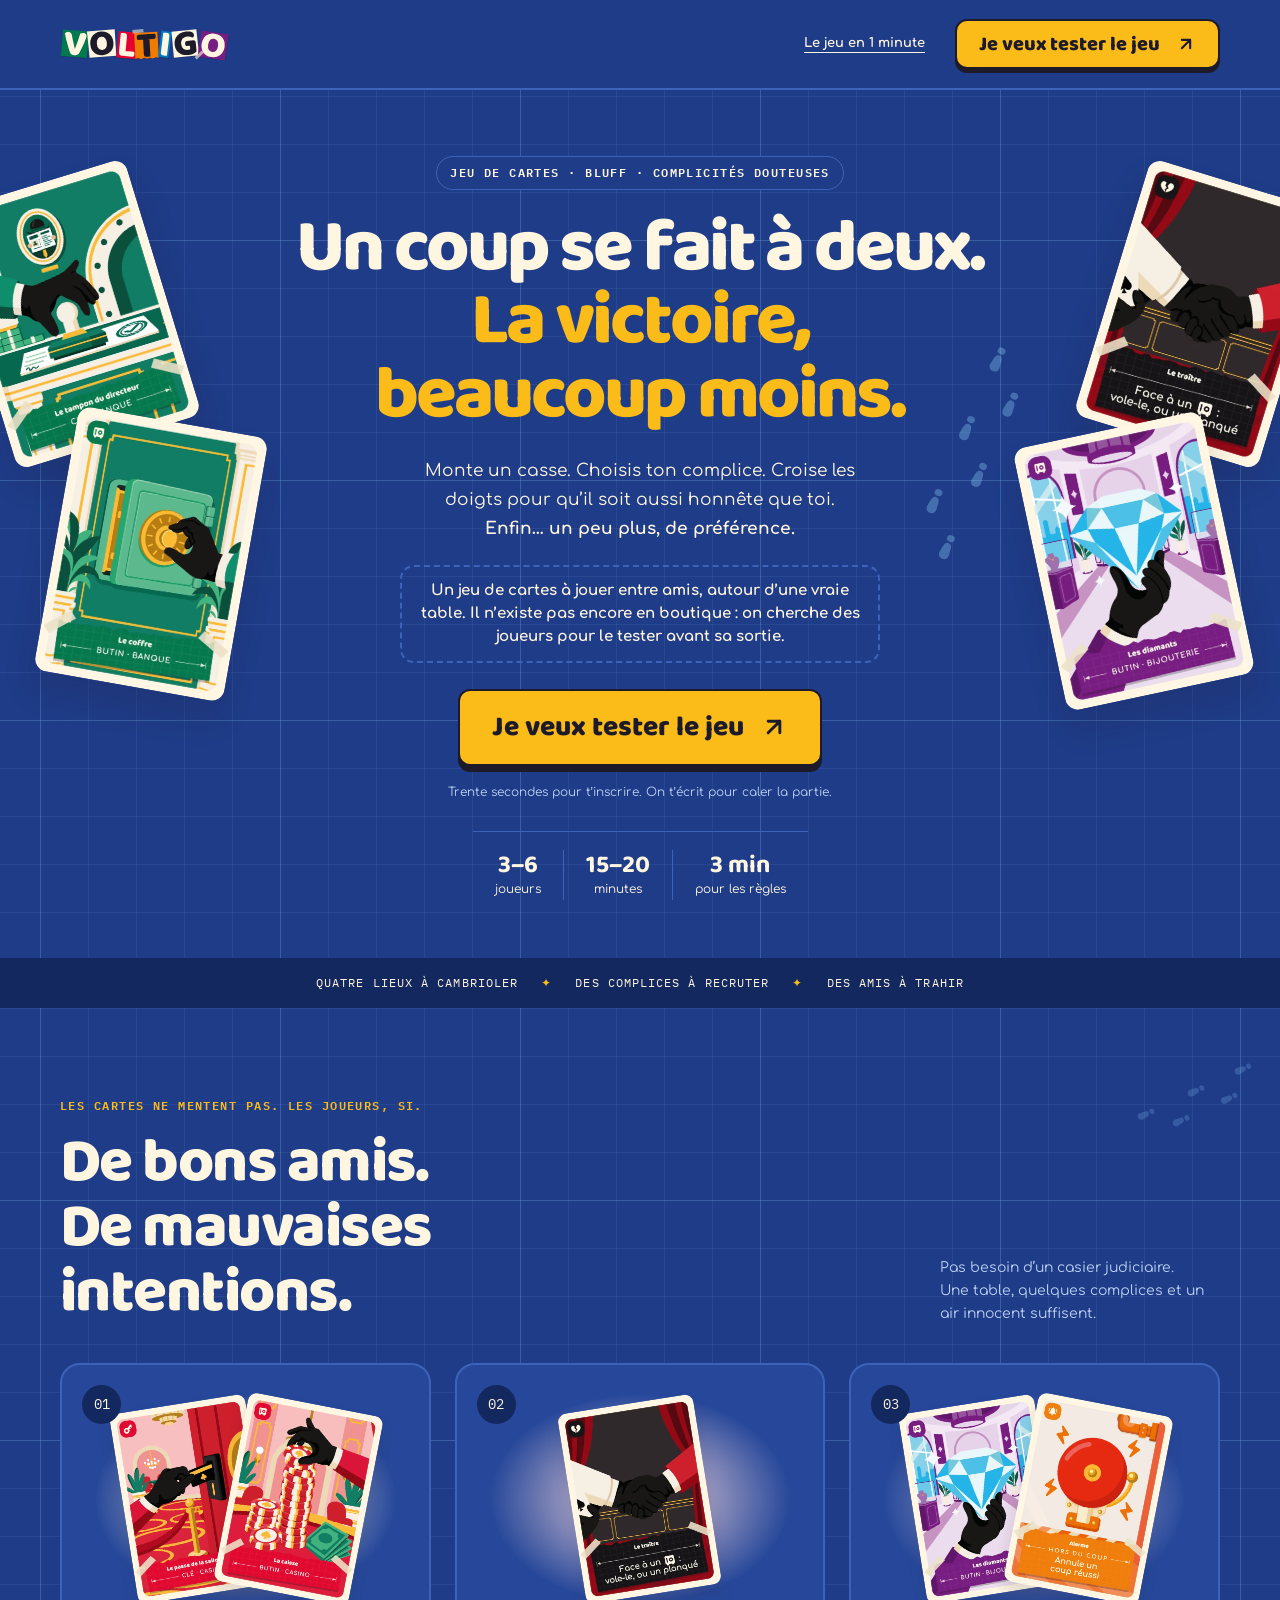
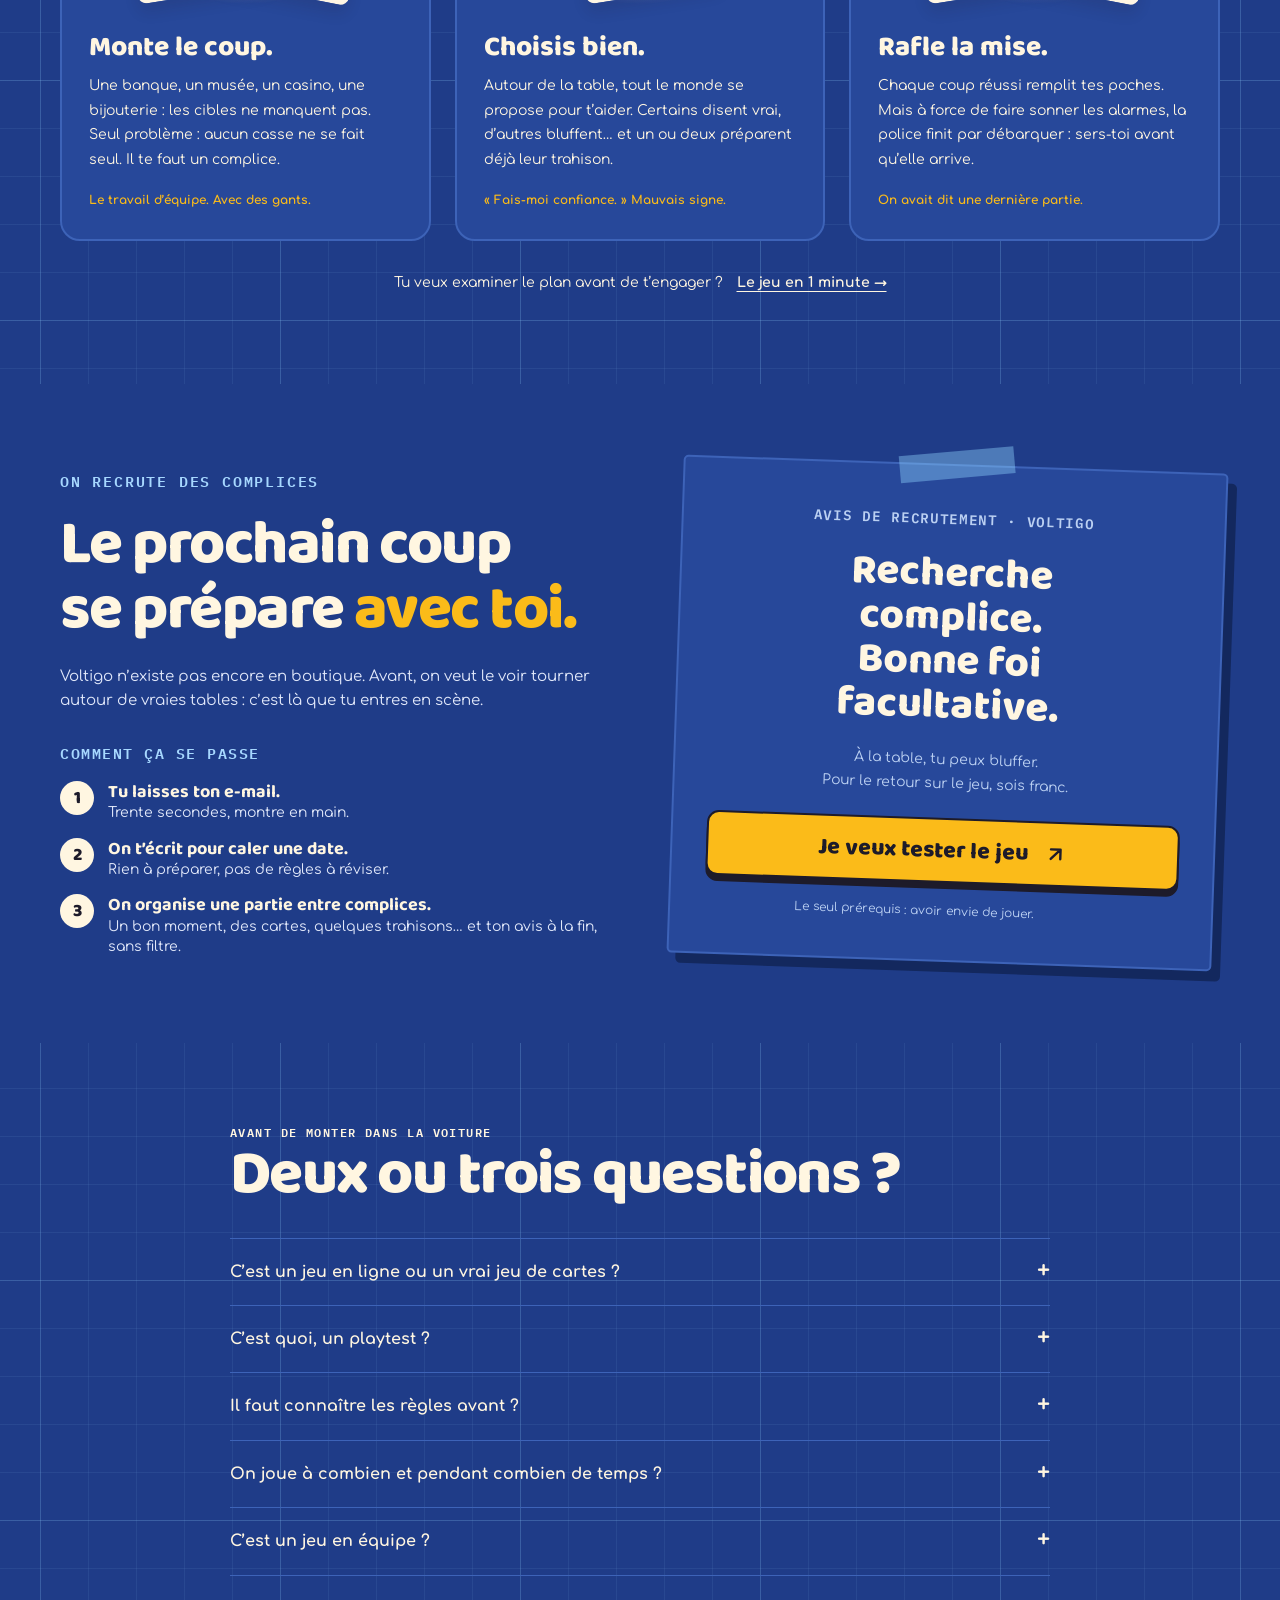
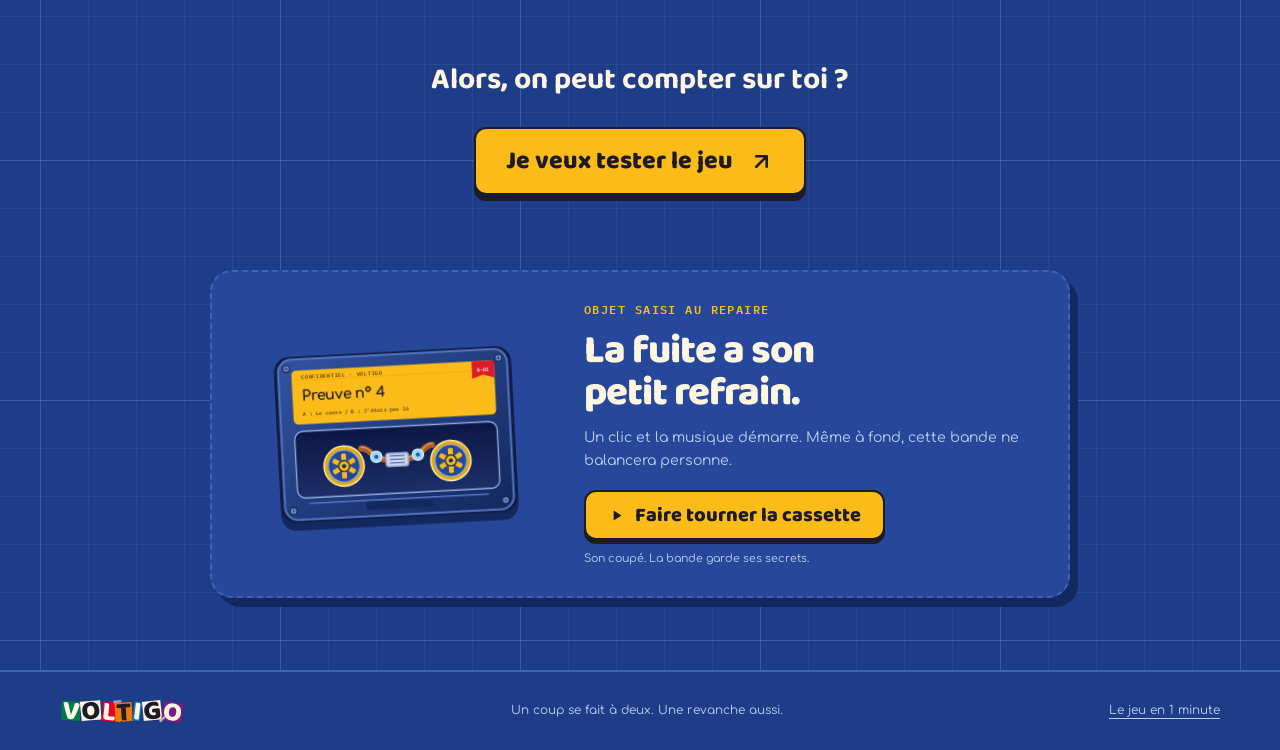
<file: index.html>
<!doctype html>
<html lang="fr">
<head>
<meta charset="utf-8"><meta name="viewport" content="width=device-width, initial-scale=1">
<title>Voltigo. Un coup se fait à deux.</title>
<link rel="icon" href="favicon.ico" sizes="32x32"><link rel="icon" type="image/svg+xml" href="favicon.svg">
<meta name="description" content="Un jeu de cartes de bluff, à jouer autour d’une vraie table, de 3 à 6 voleurs. On cherche des joueurs pour le tester.">
<meta name="theme-color" content="#1f3c88">
<meta property="og:title" content="Voltigo. Un coup se fait à deux.">
<meta property="og:description" content="Un jeu de cartes de bluff, à jouer autour d’une vraie table, de 3 à 6 voleurs. On cherche des joueurs pour le tester.">
<meta property="og:type" content="website">
<meta property="og:url" content="https://raphaelsimeonin-design.github.io/Voltigo/">
<meta property="og:image" content="https://raphaelsimeonin-design.github.io/Voltigo/og-voltigo.png">
<meta property="og:image:width" content="1200"><meta property="og:image:height" content="630">
<meta property="og:image:alt" content="Voltigo, jeu de bluff pour 3 à 6 voleurs, avec deux mains gantées qui tentent d’attraper le logo.">
<meta name="twitter:card" content="summary_large_image">
<meta name="twitter:title" content="Voltigo. Un coup se fait à deux.">
<meta name="twitter:description" content="Un jeu de cartes de bluff, à jouer autour d’une vraie table, de 3 à 6 voleurs. On cherche des joueurs pour le tester.">
<meta name="twitter:image" content="https://raphaelsimeonin-design.github.io/Voltigo/og-voltigo.png">
<link rel="preconnect" href="https://fonts.googleapis.com"><link rel="preconnect" href="https://fonts.gstatic.com" crossorigin>
<link href="https://fonts.googleapis.com/css2?family=Baloo+2:wght@600;700;800&family=Comfortaa:wght@400;500;600;700&family=IBM+Plex+Mono:wght@400;600&display=swap" rel="stylesheet">
<link rel="stylesheet" href="landing.css"><script src="playtest-config.js" defer></script><script src="landing-music.js" defer></script>
</head>
<body>
<a class="skip" href="#contenu">Aller au contenu</a>
<header class="topbar"><div class="shell"><a class="brand" href="index.html" aria-label="Voltigo — accueil"><img src="voltigo-logo.svg" alt="Voltigo" width="170" height="32"></a><nav class="topnav" aria-label="Navigation principale"><a class="quiet-link" href="regles.html">Le jeu en 1 minute</a><a class="button small" data-playtest href="inscription.html">Je veux tester le jeu <svg class="button-arrow" aria-hidden="true" focusable="false" viewBox="0 0 24 24"><path d="M7 17 17 7M7 7h10v10"/></svg></a></nav></div></header>
<main id="contenu">
<section class="hero" aria-labelledby="hero-title">
<svg class="footprints" viewBox="0 0 90 235" aria-hidden="true"><defs><g id="foot"><ellipse cx="8" cy="4" rx="4" ry="3.4"/><path d="M8 9C3 9 4 16 3 20C2 28 14 28 13 20C12 16 13 9 8 9Z"/></g></defs><use href="#foot" x="20" y="10"/><use href="#foot" x="50" y="46"/><use href="#foot" x="20" y="85"/><use href="#foot" x="50" y="123"/><use href="#foot" x="20" y="165"/><use href="#foot" x="50" y="202"/></svg>
<div class="hero-copy"><p class="eyebrow">Jeu de cartes · Bluff · Complicités douteuses</p><h1 id="hero-title">Un coup se fait à deux.<span>La victoire,<br>beaucoup moins.</span></h1><p class="intro">Monte un casse. Choisis ton complice. Croise les doigts pour qu’il soit aussi honnête que toi.<br><strong>Enfin… un peu plus, de préférence.</strong></p><p class="what">Un jeu de cartes à jouer entre amis, autour d’une vraie table. Il n’existe pas encore en boutique : on cherche des joueurs pour le tester avant sa sortie.</p><a class="button" data-playtest href="inscription.html">Je veux tester le jeu <svg class="button-arrow" aria-hidden="true" focusable="false" viewBox="0 0 24 24"><path d="M7 17 17 7M7 7h10v10"/></svg></a><p class="micro">Trente secondes pour t’inscrire. On t’écrit pour caler la partie.</p><ul class="facts" aria-label="Le jeu en bref"><li><strong>3–6</strong>joueurs</li><li><strong>15–20</strong>minutes</li><li><strong>3 min</strong>pour les règles</li></ul></div>
<div class="card-spread" aria-hidden="true"><img class="scattered c1" src="cartes/01-le-tampon-du-directeur.webp" width="512" height="715" alt=""><img class="scattered c2" src="cartes/02-le-coffre.webp" width="512" height="715" alt=""><img class="scattered c3" src="cartes/09-traitre.webp" width="512" height="715" alt=""><img class="scattered c4" src="cartes/08-les-diamants.webp" width="512" height="715" alt=""></div>
</section>
<div class="ticker">Quatre lieux à cambrioler <span>✦</span> Des complices à recruter <span>✦</span> Des amis à trahir</div>
<section class="pitch shell" aria-labelledby="pitch-title"><svg class="footprints" viewBox="0 0 90 235" aria-hidden="true"><use href="#foot" x="20" y="10"/><use href="#foot" x="50" y="46"/><use href="#foot" x="20" y="85"/><use href="#foot" x="50" y="123"/><use href="#foot" x="20" y="165"/></svg><div class="section-top"><div><p class="eyebrow">Les cartes ne mentent pas. Les joueurs, si.</p><h2 id="pitch-title">De bons amis.<br>De mauvaises intentions.</h2></div><p>Pas besoin d’un casier judiciaire.<br>Une table, quelques complices et un air innocent suffisent.</p></div>
<div class="steps">
<article class="step"><span class="number" aria-hidden="true">01</span><div class="step-art card-pair"><img src="cartes/05-le-passe-de-la-salle-privee.webp" alt="Le passe de la salle privée" width="512" height="715" loading="lazy"><img src="cartes/06-la-caisse.webp" alt="La caisse" width="512" height="715" loading="lazy"></div><h3>Monte le coup.</h3><p>Une banque, un musée, un casino, une bijouterie : les cibles ne manquent pas. Seul problème : aucun casse ne se fait seul. Il te faut un complice.</p><p class="aside">Le travail d’équipe. Avec des gants.</p></article>
<article class="step"><span class="number" aria-hidden="true">02</span><div class="step-art"><img src="cartes/09-traitre.webp" alt="Le traître" width="512" height="715" loading="lazy"></div><h3>Choisis bien.</h3><p>Autour de la table, tout le monde se propose pour t’aider. Certains disent vrai, d’autres bluffent… et un ou deux préparent déjà leur trahison.</p><p class="aside">« Fais-moi confiance. » Mauvais signe.</p></article>
<article class="step"><span class="number" aria-hidden="true">03</span><div class="step-art card-pair"><img src="cartes/08-les-diamants.webp" alt="Les diamants" width="512" height="715" loading="lazy"><img src="cartes/10-alarme.webp" alt="Alarme" width="512" height="715" loading="lazy"></div><h3>Rafle la mise.</h3><p>Chaque coup réussi remplit tes poches. Mais à force de faire sonner les alarmes, la police finit par débarquer : sers-toi avant qu’elle arrive.</p><p class="aside">On avait dit une dernière partie.</p></article>
</div><div class="callout"><span>Tu veux examiner le plan avant de t’engager ?</span><a href="regles.html">Le jeu en 1 minute →</a></div></section>
<section class="playtest" aria-labelledby="playtest-title"><div class="shell playtest-grid"><div><p class="eyebrow">On recrute des complices</p><h2 id="playtest-title">Le prochain coup<br>se prépare <span>avec toi.</span></h2><p>Voltigo n’existe pas encore en boutique. Avant, on veut le voir tourner autour de vraies tables : c’est là que tu entres en scène.</p><p class="howto-title">Comment ça se passe</p><ol class="howto"><li><strong>Tu laisses ton e-mail.</strong><span>Trente secondes, montre en main.</span></li><li><strong>On t’écrit pour caler une date.</strong><span>Rien à préparer, pas de règles à réviser.</span></li><li><strong>On organise une partie entre complices.</strong><span>Un bon moment, des cartes, quelques trahisons… et ton avis à la fin, sans filtre.</span></li></ol></div><div class="invitation"><p class="eyebrow">Avis de recrutement · Voltigo</p><h3>Recherche complice.<br>Bonne foi facultative.</h3><p>À la table, tu peux bluffer.<br>Pour le retour sur le jeu, sois franc.</p><a class="button" data-playtest href="inscription.html">Je veux tester le jeu <svg class="button-arrow" aria-hidden="true" focusable="false" viewBox="0 0 24 24"><path d="M7 17 17 7M7 7h10v10"/></svg></a><p class="micro">Le seul prérequis : avoir envie de jouer.</p></div></div></section>
<section class="questions shell" aria-labelledby="faq-title"><p class="eyebrow">Avant de monter dans la voiture</p><h2 id="faq-title">Deux ou trois questions ?</h2><details><summary>C’est un jeu en ligne ou un vrai jeu de cartes ?</summary><p>Un vrai jeu de cartes, qui se joue autour d’une table, entre amis. Il n’existe encore qu’en prototype : c’est pour ça qu’on cherche des joueurs pour le tester.</p></details><details><summary>C’est quoi, un playtest ?</summary><p>C’est une partie d’un jeu encore en développement. Tu joues, tu réagis et tu partages ton avis. Tes retours aident à repérer ce qui fonctionne et ce qu’il faut améliorer.</p></details><details><summary>Il faut connaître les règles avant ?</summary><p>Non. Elles s’expliquent en environ trois minutes. Si tu aimes arriver avec un coup d’avance, <a href="regles.html">le jeu en une minute est ici</a>.</p></details><details><summary>On joue à combien et pendant combien de temps ?</summary><p>Voltigo se joue de 3 à 6 joueurs. Une partie dure environ 15 à 20 minutes. Juste assez pour monter un beau coup… et réclamer une revanche.</p></details><details><summary>C’est un jeu en équipe ?</summary><p>Les coups se font à deux, mais chacun remplit sa propre Planque. Tu peux changer de complice à chaque tour. Les alliances tiennent le temps d’un casse. Rarement jusqu’au partage.</p></details></section>
<div class="bottom-cta"><p>Alors, on peut compter sur toi ?</p><a class="button" data-playtest href="inscription.html">Je veux tester le jeu <svg class="button-arrow" aria-hidden="true" focusable="false" viewBox="0 0 24 24"><path d="M7 17 17 7M7 7h10v10"/></svg></a></div>
<section class="sound-easter" aria-labelledby="sound-title">
<div class="sound-cassette" aria-hidden="true">
  <svg class="cassette-art" viewBox="0 0 360 255" role="presentation">
    <defs>
      <linearGradient id="tape-shell" x1="0" y1="0" x2="1" y2="1"><stop stop-color="#3153a0"/><stop offset="1" stop-color="#13285e"/></linearGradient>
      <linearGradient id="tape-window" x1="0" y1="0" x2="0" y2="1"><stop stop-color="#0b1745"/><stop offset="1" stop-color="#1d2f68"/></linearGradient>
    </defs>
    <rect x="9" y="8" width="342" height="239" rx="22" fill="#101d46"/>
    <rect x="15" y="12" width="330" height="231" rx="19" fill="url(#tape-shell)" stroke="#5474c4" stroke-width="3"/>
    <g class="cassette-screw" fill="#92a6d8" stroke="#13285e" stroke-width="2">
      <circle cx="27" cy="25" r="5"/><circle cx="333" cy="25" r="5"/><circle cx="27" cy="230" r="5"/><circle cx="333" cy="230" r="5"/>
    </g>
    <g stroke="#13285e" stroke-width="1.5" opacity=".8"><path d="M24 25h6M330 25h6M24 230h6M330 230h6"/><path d="M27 22v6M333 22v6M27 227v6M333 227v6"/></g>
    <rect x="34" y="28" width="292" height="78" rx="7" fill="#fbbb19"/>
    <path d="M34 42h292" stroke="#e9a900" stroke-width="1"/>
    <text x="48" y="40" fill="#51400b" font-family="IBM Plex Mono,monospace" font-size="7.5" font-weight="600" letter-spacing="1">CONFIDENTIEL · VOLTIGO</text>
    <text x="48" y="72" fill="#1d1b2a" font-family="Baloo 2,Arial,sans-serif" font-size="21" font-weight="800" letter-spacing="-.4">Preuve n° 4</text>
    <text x="48" y="94" fill="#51400b" font-family="IBM Plex Mono,monospace" font-size="7" font-weight="600" letter-spacing=".3">A : Le casse  /  B : J’étais pas là</text>
    <path d="M294 28h32v25l-16-5-16 5z" fill="#dc1c2b"/>
    <text x="310" y="43" text-anchor="middle" fill="#fff6e1" font-family="IBM Plex Mono,monospace" font-size="7" font-weight="600">A-01</text>
    <rect x="34" y="116" width="292" height="96" rx="12" fill="url(#tape-window)" stroke="#92a6d8" stroke-width="2"/>
    <path d="M129 145c10 0 13 8 21 13 6 4 10 5 18 5h24c8 0 12-1 18-5 8-5 11-13 21-13" fill="none" stroke="#ac5d29" stroke-width="9" stroke-linecap="round"/>
    <path d="M129 143c10 0 13 8 21 13 6 4 10 5 18 5h24c8 0 12-1 18-5 8-5 11-13 21-13" fill="none" stroke="#f4b45d" stroke-width="1.5" stroke-linecap="round"/>
    <g fill="#92d8ff" stroke="#d4efff" stroke-width="2"><circle cx="150" cy="158" r="8"/><circle cx="210" cy="158" r="8"/></g>
    <g fill="#3153a0"><circle cx="150" cy="158" r="3"/><circle cx="210" cy="158" r="3"/></g>
    <rect x="164" y="154" width="32" height="19" rx="3" fill="#d2d9ee" stroke="#92a6d8" stroke-width="2"/>
    <path d="M169 158h22M169 163h22M169 168h22" stroke="#3153a0" stroke-width="1.5"/>
    <g transform="translate(103 169)"><g class="cassette-spool cassette-spool-left">
      <circle r="29" fill="#e5a900" stroke="#fff0bd" stroke-width="2"/>
      <circle r="23" fill="#27489a" stroke="#92a6d8" stroke-width="2"/>
      <g fill="#fbbb19"><rect x="-3.5" y="-18" width="7" height="11" rx="2"/><rect x="-3.5" y="-18" width="7" height="11" rx="2" transform="rotate(60)"/><rect x="-3.5" y="-18" width="7" height="11" rx="2" transform="rotate(120)"/><rect x="-3.5" y="-18" width="7" height="11" rx="2" transform="rotate(180)"/><rect x="-3.5" y="-18" width="7" height="11" rx="2" transform="rotate(240)"/><rect x="-3.5" y="-18" width="7" height="11" rx="2" transform="rotate(300)"/></g>
      <circle r="8" fill="#fbbb19" stroke="#13285e" stroke-width="2"/><circle r="3" fill="#13285e"/>
    </g></g>
    <g transform="translate(257 169)"><g class="cassette-spool cassette-spool-right">
      <circle r="29" fill="#e5a900" stroke="#fff0bd" stroke-width="2"/>
      <circle r="23" fill="#27489a" stroke="#92a6d8" stroke-width="2"/>
      <g fill="#fbbb19"><rect x="-3.5" y="-18" width="7" height="11" rx="2"/><rect x="-3.5" y="-18" width="7" height="11" rx="2" transform="rotate(60)"/><rect x="-3.5" y="-18" width="7" height="11" rx="2" transform="rotate(120)"/><rect x="-3.5" y="-18" width="7" height="11" rx="2" transform="rotate(180)"/><rect x="-3.5" y="-18" width="7" height="11" rx="2" transform="rotate(240)"/><rect x="-3.5" y="-18" width="7" height="11" rx="2" transform="rotate(300)"/></g>
      <circle r="8" fill="#fbbb19" stroke="#13285e" stroke-width="2"/><circle r="3" fill="#13285e"/>
    </g></g>
    <path d="M51 220h258" stroke="#5474c4" stroke-width="2"/>
    <g fill="#13285e"><rect x="132" y="222" width="96" height="12" rx="3"/><rect x="139" y="225" width="14" height="6" rx="1"/><rect x="161" y="225" width="14" height="6" rx="1"/><rect x="185" y="225" width="14" height="6" rx="1"/><rect x="207" y="225" width="14" height="6" rx="1"/></g>
  </svg>
</div>
<div class="sound-copy">
  <p class="eyebrow">Objet saisi au repaire</p>
  <h2 id="sound-title">La fuite a son petit refrain.</h2>
  <p class="sound-warning">Un clic et la musique démarre. Même à fond, cette bande ne balancera personne.</p>
  <button class="button small sound-toggle" type="button" id="heist-toggle" aria-controls="heist-audio">
    <svg class="sound-toggle-icon" viewBox="0 0 24 24" aria-hidden="true"><path data-heist-icon="play" d="M8 5v14l11-7z"/><path data-heist-icon="pause" d="M7 5h4v14H7zM15 5h4v14h-4z" hidden/></svg>
    <span data-heist-label>Faire tourner la cassette</span>
  </button>
  <p class="sound-status" id="heist-status" role="status" aria-live="polite">Son coupé. La bande garde ses secrets.</p>
  <audio id="heist-audio" preload="none"><source src="song.mp3" type="audio/mpeg">Ton navigateur ne peut pas lire ce fichier audio.</audio>
</div>
</section>
</main><footer class="footer"><div class="shell"><img src="voltigo-logo.svg" alt="Voltigo" width="125" height="24"><span>Un coup se fait à deux. Une revanche aussi.</span><a href="regles.html">Le jeu en 1 minute</a></div></footer>
</body></html>
</file>
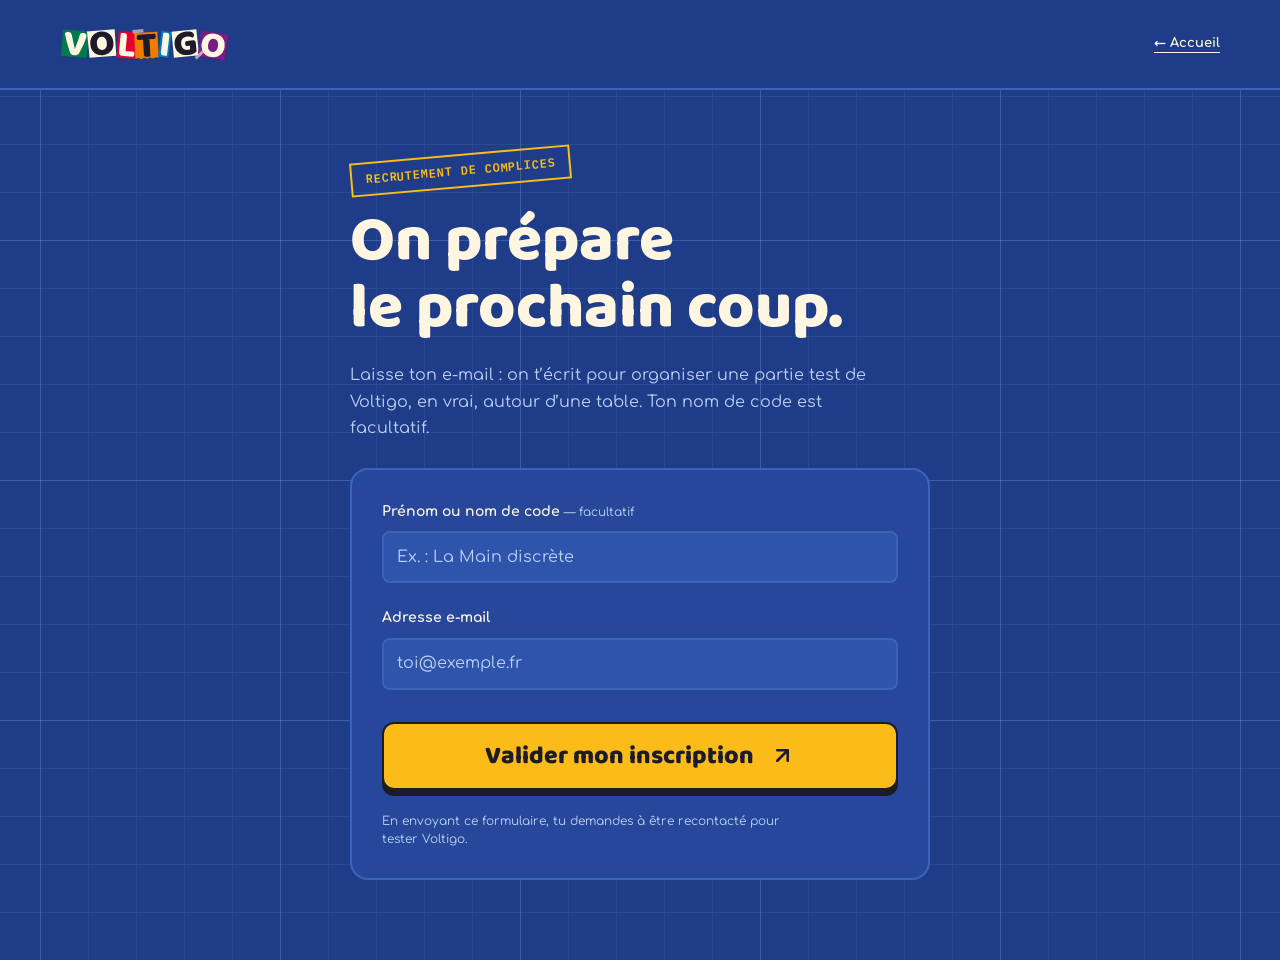
<file: inscription.html>
<!doctype html><html lang="fr"><head><meta charset="utf-8"><meta name="viewport" content="width=device-width, initial-scale=1"><title>Tester le jeu — Voltigo</title>
<link rel="icon" href="favicon.ico" sizes="32x32"><link rel="icon" type="image/svg+xml" href="favicon.svg"><meta name="description" content="Laisse ton e-mail pour tester Voltigo, un jeu de cartes à jouer autour d’une vraie table."><meta name="theme-color" content="#1f3c88"><link rel="preconnect" href="https://fonts.googleapis.com"><link rel="preconnect" href="https://fonts.gstatic.com" crossorigin><link href="https://fonts.googleapis.com/css2?family=Baloo+2:wght@600;700;800&family=Comfortaa:wght@400;500;600;700&family=IBM+Plex+Mono:wght@400;600&display=swap" rel="stylesheet"><link rel="stylesheet" href="landing.css"><script src="playtest-config.js" defer></script></head><body class="signup-page blueprint"><header class="topbar"><div class="shell"><a class="brand" href="index.html" aria-label="Voltigo — accueil"><img src="voltigo-logo.svg" alt="Voltigo" width="170" height="32"></a><a class="quiet-link" href="index.html">← Accueil</a></div></header><main class="shell"><section class="signup"><span class="stamp">Recrutement de complices</span><h1>On prépare<br>le prochain coup.</h1><p>Laisse ton e-mail : on t’écrit pour organiser une partie test de Voltigo, en vrai, autour d’une table. Ton nom de code est facultatif.</p><form class="form-card" id="playtest-form" method="post" action="https://hook.eu1.make.com/4oj0keo8nwtq5lptokxxpfrie1ogno7a"><div class="form-status" id="form-status" role="status" tabindex="-1" hidden></div><div id="form-fields"><label for="prenom">Prénom ou nom de code <span>— facultatif</span></label><input id="prenom" name="prenom" autocomplete="given-name" maxlength="80" placeholder="Ex. : La Main discrète"><label for="email">Adresse e-mail</label><input type="email" id="email" name="email" autocomplete="email" required maxlength="254" placeholder="toi@exemple.fr" aria-describedby="data-note"><input type="hidden" name="source" value="voltigo-playtest"><button class="button" type="submit">Valider mon inscription <svg class="button-arrow" aria-hidden="true" focusable="false" viewBox="0 0 24 24"><path d="M7 17 17 7M7 7h10v10"/></svg></button><p class="micro" id="data-note">En envoyant ce formulaire, tu demandes à être recontacté pour tester Voltigo.</p></div><noscript><p class="micro">Après validation, tu seras redirigé vers la confirmation du service d’inscription.</p></noscript></form></section></main></body></html>
</file>
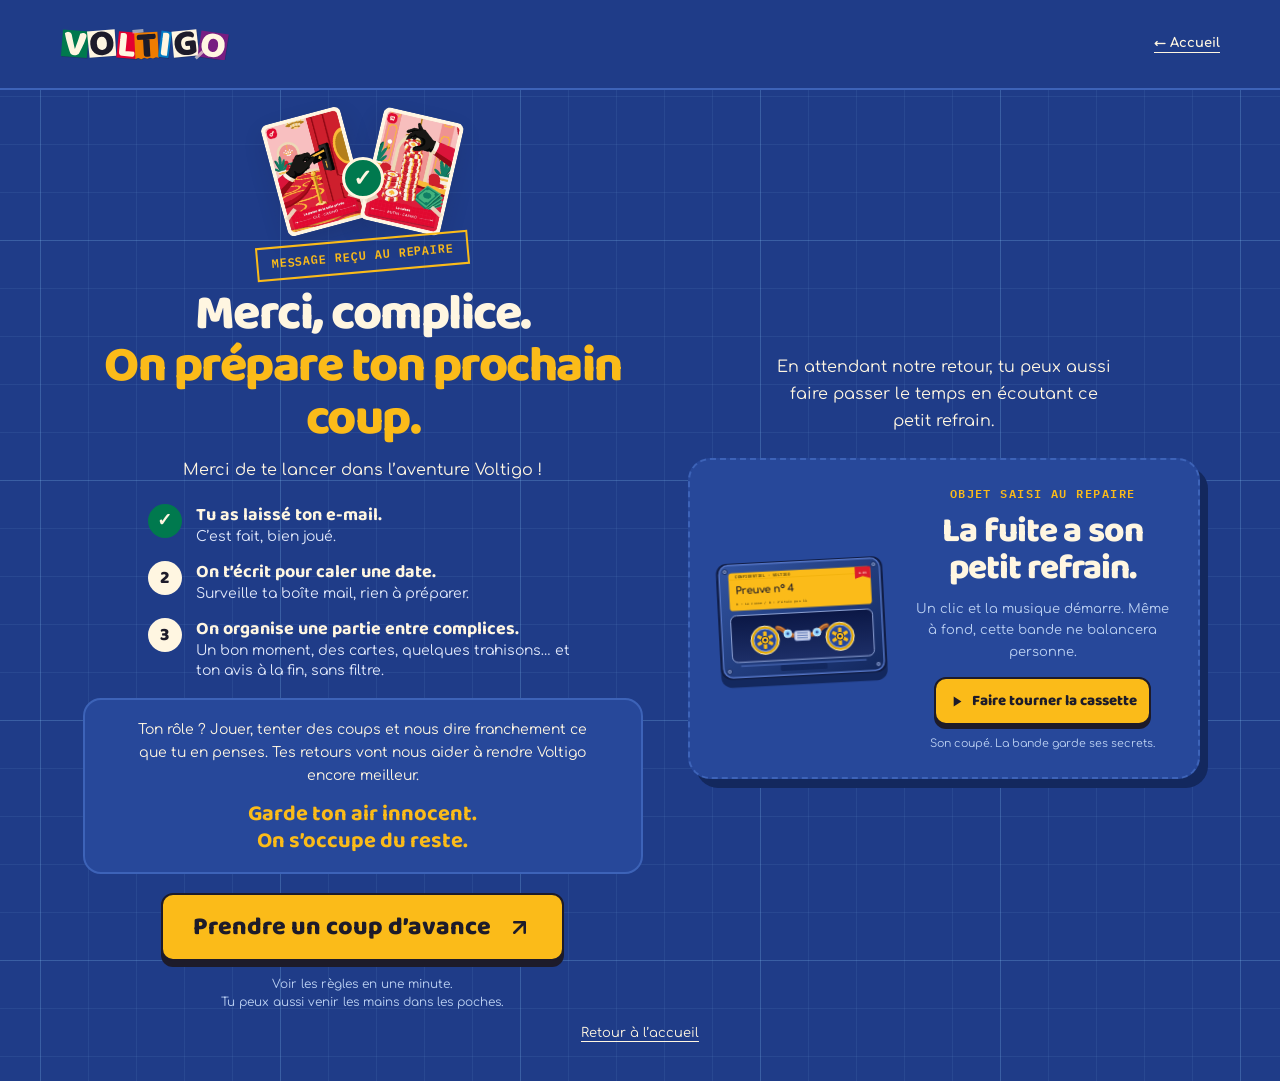
<file: merci.html>
<!doctype html>
<html lang="fr">
<head>
<meta charset="utf-8"><meta name="viewport" content="width=device-width, initial-scale=1">
<title>Merci, complice ! — Voltigo</title>
<link rel="icon" href="favicon.ico" sizes="32x32"><link rel="icon" type="image/svg+xml" href="favicon.svg">
<meta name="robots" content="noindex"><meta name="theme-color" content="#1f3c88">
<link rel="preconnect" href="https://fonts.googleapis.com"><link rel="preconnect" href="https://fonts.gstatic.com" crossorigin>
<link href="https://fonts.googleapis.com/css2?family=Baloo+2:wght@600;700;800&family=Comfortaa:wght@400;500;600;700&family=IBM+Plex+Mono:wght@400;600&display=swap" rel="stylesheet">
<link rel="stylesheet" href="landing.css">
<script src="landing-music.js" defer></script>
</head>
<body class="signup-page blueprint">
<header class="topbar"><div class="shell"><a class="brand" href="index.html" aria-label="Voltigo — accueil"><img src="voltigo-logo.svg" alt="Voltigo" width="170" height="32"></a><a class="quiet-link" href="index.html">← Accueil</a></div></header>
<main class="shell thanks">
<div class="thanks-summary">
<div class="thanks-cards" aria-hidden="true"><img src="cartes/05-le-passe-de-la-salle-privee.webp" alt="" width="512" height="715"><span class="thanks-check">✓</span><img src="cartes/06-la-caisse.webp" alt="" width="512" height="715"></div>
<span class="stamp">Message reçu au repaire</span>
<h1>Merci, complice.<br><span>On prépare ton prochain coup.</span></h1>
<p class="thanks-lead">Merci de te lancer dans l’aventure Voltigo !</p><ol class="howto howto-merci"><li class="done"><strong>Tu as laissé ton e-mail.</strong><span>C’est fait, bien joué.</span></li><li><strong>On t’écrit pour caler une date.</strong><span>Surveille ta boîte mail, rien à préparer.</span></li><li><strong>On organise une partie entre complices.</strong><span>Un bon moment, des cartes, quelques trahisons… et ton avis à la fin, sans filtre.</span></li></ol>
<div class="thanks-note"><p>Ton rôle ? Jouer, tenter des coups et nous dire franchement ce que tu en penses. Tes retours vont nous aider à rendre Voltigo encore meilleur.</p><p class="thanks-joke">Garde ton air innocent.<br>On s’occupe du reste.</p></div>
<a class="button" href="regles.html">Prendre un coup d’avance <svg class="button-arrow" aria-hidden="true" focusable="false" viewBox="0 0 24 24"><path d="M7 17 17 7M7 7h10v10"/></svg></a>
<p class="micro">Voir les règles en une minute.<br>Tu peux aussi venir les mains dans les poches.</p>
</div>
<div class="thanks-listening">
<p class="thanks-lead thanks-listen">En attendant notre retour, tu peux aussi faire passer le temps en écoutant ce petit refrain.</p>
<section class="sound-easter" aria-labelledby="sound-title">
<div class="sound-cassette" aria-hidden="true">
  <svg class="cassette-art" viewBox="0 0 360 255" role="presentation">
    <defs>
      <linearGradient id="tape-shell" x1="0" y1="0" x2="1" y2="1"><stop stop-color="#3153a0"/><stop offset="1" stop-color="#13285e"/></linearGradient>
      <linearGradient id="tape-window" x1="0" y1="0" x2="0" y2="1"><stop stop-color="#0b1745"/><stop offset="1" stop-color="#1d2f68"/></linearGradient>
    </defs>
    <rect x="9" y="8" width="342" height="239" rx="22" fill="#101d46"/>
    <rect x="15" y="12" width="330" height="231" rx="19" fill="url(#tape-shell)" stroke="#5474c4" stroke-width="3"/>
    <g class="cassette-screw" fill="#92a6d8" stroke="#13285e" stroke-width="2">
      <circle cx="27" cy="25" r="5"/><circle cx="333" cy="25" r="5"/><circle cx="27" cy="230" r="5"/><circle cx="333" cy="230" r="5"/>
    </g>
    <g stroke="#13285e" stroke-width="1.5" opacity=".8"><path d="M24 25h6M330 25h6M24 230h6M330 230h6"/><path d="M27 22v6M333 22v6M27 227v6M333 227v6"/></g>
    <rect x="34" y="28" width="292" height="78" rx="7" fill="#fbbb19"/>
    <path d="M34 42h292" stroke="#e9a900" stroke-width="1"/>
    <text x="48" y="40" fill="#51400b" font-family="IBM Plex Mono,monospace" font-size="7.5" font-weight="600" letter-spacing="1">CONFIDENTIEL · VOLTIGO</text>
    <text x="48" y="72" fill="#1d1b2a" font-family="Baloo 2,Arial,sans-serif" font-size="21" font-weight="800" letter-spacing="-.4">Preuve n° 4</text>
    <text x="48" y="94" fill="#51400b" font-family="IBM Plex Mono,monospace" font-size="7" font-weight="600" letter-spacing=".3">A : Le casse  /  B : J’étais pas là</text>
    <path d="M294 28h32v25l-16-5-16 5z" fill="#dc1c2b"/>
    <text x="310" y="43" text-anchor="middle" fill="#fff6e1" font-family="IBM Plex Mono,monospace" font-size="7" font-weight="600">A-01</text>
    <rect x="34" y="116" width="292" height="96" rx="12" fill="url(#tape-window)" stroke="#92a6d8" stroke-width="2"/>
    <path d="M129 145c10 0 13 8 21 13 6 4 10 5 18 5h24c8 0 12-1 18-5 8-5 11-13 21-13" fill="none" stroke="#ac5d29" stroke-width="9" stroke-linecap="round"/>
    <path d="M129 143c10 0 13 8 21 13 6 4 10 5 18 5h24c8 0 12-1 18-5 8-5 11-13 21-13" fill="none" stroke="#f4b45d" stroke-width="1.5" stroke-linecap="round"/>
    <g fill="#92d8ff" stroke="#d4efff" stroke-width="2"><circle cx="150" cy="158" r="8"/><circle cx="210" cy="158" r="8"/></g>
    <g fill="#3153a0"><circle cx="150" cy="158" r="3"/><circle cx="210" cy="158" r="3"/></g>
    <rect x="164" y="154" width="32" height="19" rx="3" fill="#d2d9ee" stroke="#92a6d8" stroke-width="2"/>
    <path d="M169 158h22M169 163h22M169 168h22" stroke="#3153a0" stroke-width="1.5"/>
    <g transform="translate(103 169)"><g class="cassette-spool cassette-spool-left">
      <circle r="29" fill="#e5a900" stroke="#fff0bd" stroke-width="2"/>
      <circle r="23" fill="#27489a" stroke="#92a6d8" stroke-width="2"/>
      <g fill="#fbbb19"><rect x="-3.5" y="-18" width="7" height="11" rx="2"/><rect x="-3.5" y="-18" width="7" height="11" rx="2" transform="rotate(60)"/><rect x="-3.5" y="-18" width="7" height="11" rx="2" transform="rotate(120)"/><rect x="-3.5" y="-18" width="7" height="11" rx="2" transform="rotate(180)"/><rect x="-3.5" y="-18" width="7" height="11" rx="2" transform="rotate(240)"/><rect x="-3.5" y="-18" width="7" height="11" rx="2" transform="rotate(300)"/></g>
      <circle r="8" fill="#fbbb19" stroke="#13285e" stroke-width="2"/><circle r="3" fill="#13285e"/>
    </g></g>
    <g transform="translate(257 169)"><g class="cassette-spool cassette-spool-right">
      <circle r="29" fill="#e5a900" stroke="#fff0bd" stroke-width="2"/>
      <circle r="23" fill="#27489a" stroke="#92a6d8" stroke-width="2"/>
      <g fill="#fbbb19"><rect x="-3.5" y="-18" width="7" height="11" rx="2"/><rect x="-3.5" y="-18" width="7" height="11" rx="2" transform="rotate(60)"/><rect x="-3.5" y="-18" width="7" height="11" rx="2" transform="rotate(120)"/><rect x="-3.5" y="-18" width="7" height="11" rx="2" transform="rotate(180)"/><rect x="-3.5" y="-18" width="7" height="11" rx="2" transform="rotate(240)"/><rect x="-3.5" y="-18" width="7" height="11" rx="2" transform="rotate(300)"/></g>
      <circle r="8" fill="#fbbb19" stroke="#13285e" stroke-width="2"/><circle r="3" fill="#13285e"/>
    </g></g>
    <path d="M51 220h258" stroke="#5474c4" stroke-width="2"/>
    <g fill="#13285e"><rect x="132" y="222" width="96" height="12" rx="3"/><rect x="139" y="225" width="14" height="6" rx="1"/><rect x="161" y="225" width="14" height="6" rx="1"/><rect x="185" y="225" width="14" height="6" rx="1"/><rect x="207" y="225" width="14" height="6" rx="1"/></g>
  </svg>
</div>
<div class="sound-copy">
  <p class="eyebrow">Objet saisi au repaire</p>
  <h2 id="sound-title">La fuite a son petit refrain.</h2>
  <p class="sound-warning">Un clic et la musique démarre. Même à fond, cette bande ne balancera personne.</p>
  <button class="button small sound-toggle" type="button" id="heist-toggle" aria-controls="heist-audio">
    <svg class="sound-toggle-icon" viewBox="0 0 24 24" aria-hidden="true"><path data-heist-icon="play" d="M8 5v14l11-7z"/><path data-heist-icon="pause" d="M7 5h4v14H7zM15 5h4v14h-4z" hidden/></svg>
    <span data-heist-label>Faire tourner la cassette</span>
  </button>
  <p class="sound-status" id="heist-status" role="status" aria-live="polite">Son coupé. La bande garde ses secrets.</p>
  <audio id="heist-audio" preload="none"><source src="song.mp3" type="audio/mpeg">Ton navigateur ne peut pas lire ce fichier audio.</audio>
</div>
</section>
</div>
<a class="signup-back" href="index.html">Retour à l’accueil</a>
</main>
</body></html>
</file>
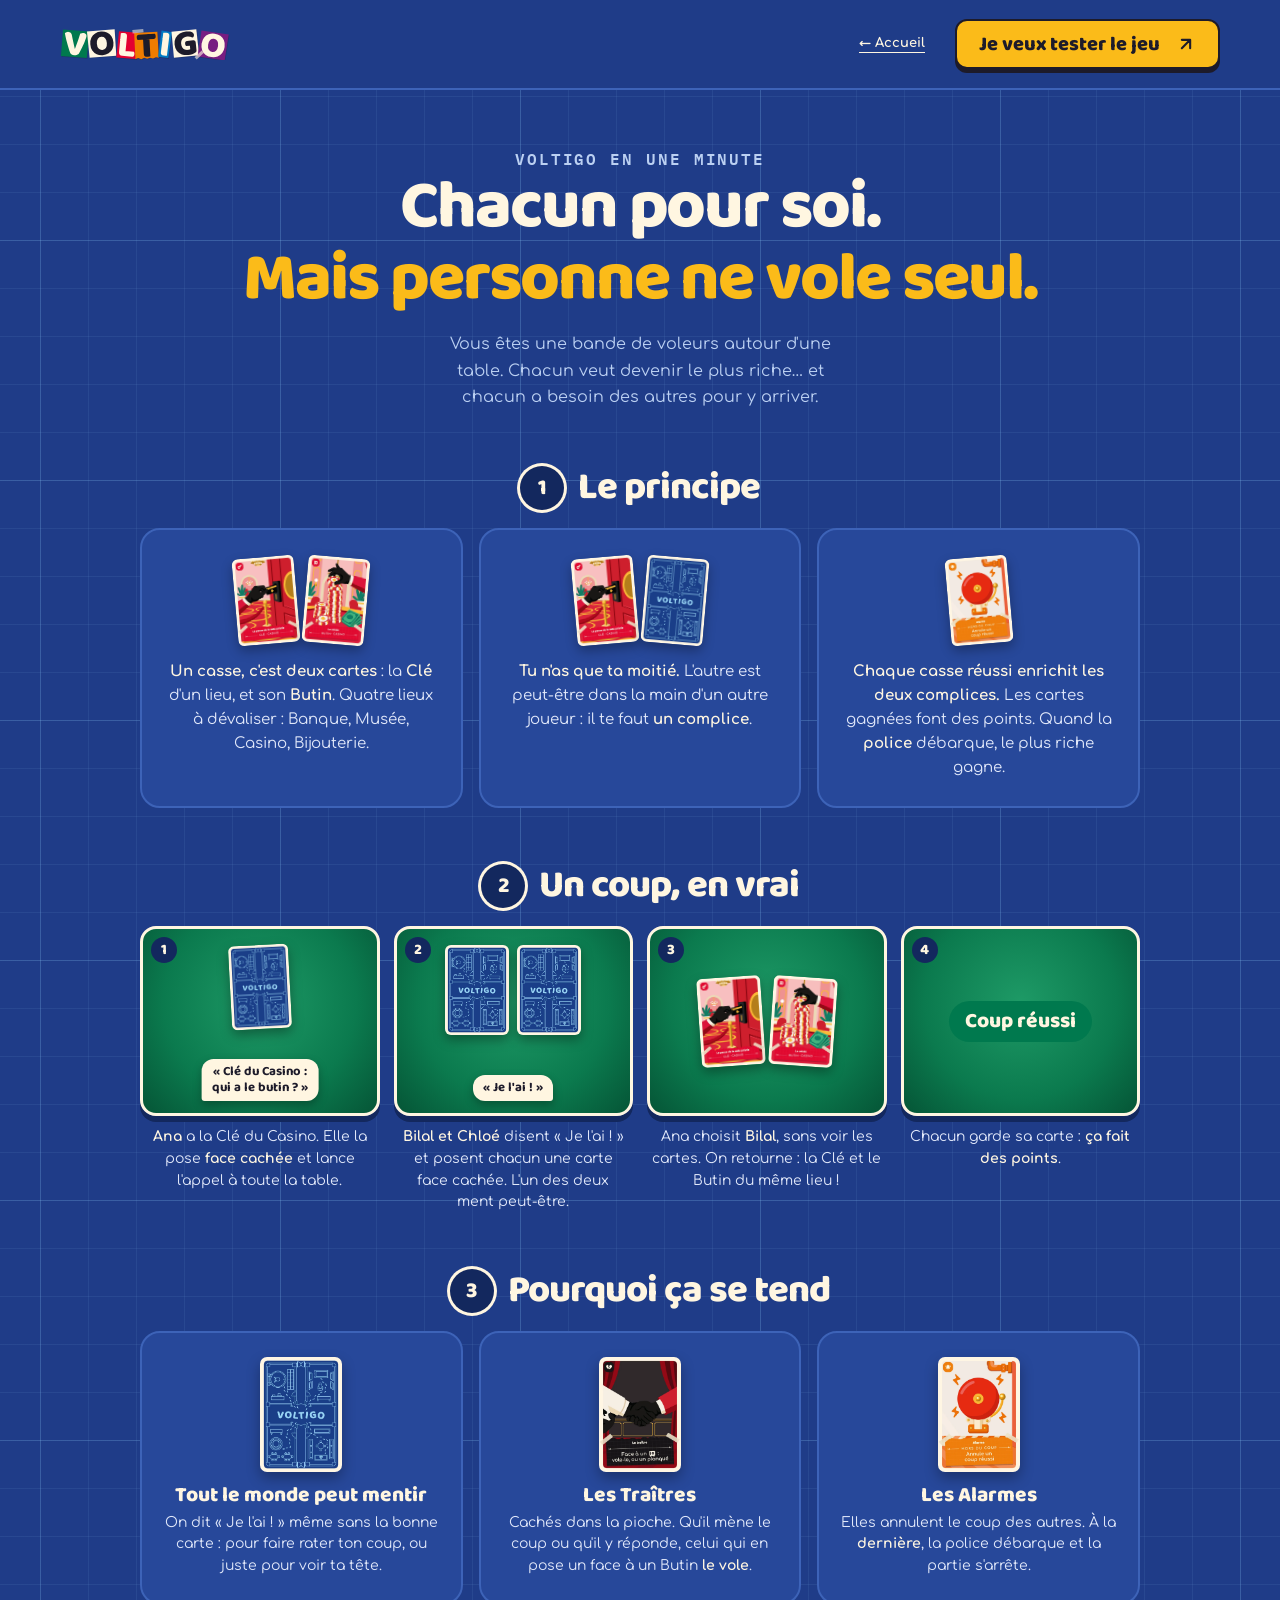
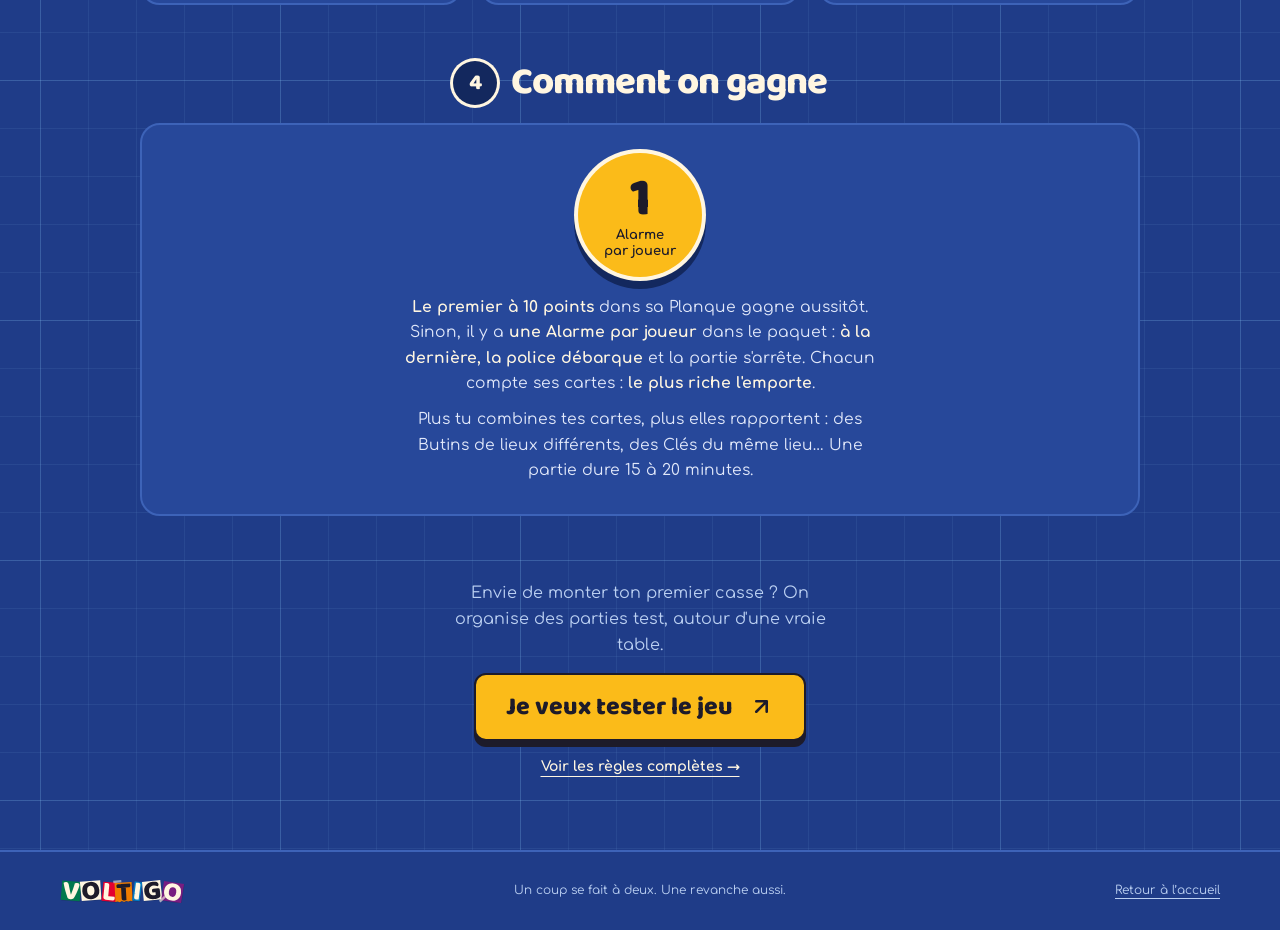
<file: regles.html>
<!doctype html>
<html lang="fr">
<head>
<meta charset="utf-8"><meta name="viewport" content="width=device-width, initial-scale=1">
<title>Voltigo en une minute</title>
<link rel="icon" href="favicon.ico" sizes="32x32"><link rel="icon" type="image/svg+xml" href="favicon.svg">
<meta name="description" content="Voltigo en une minute : une bande de voleurs, des casses à monter à deux, du bluff et des trahisons. Le premier à 10 points gagne, ou le plus riche quand la police débarque.">
<meta name="theme-color" content="#1f3c88">
<meta property="og:title" content="Voltigo · Les règles en une minute">
<meta property="og:description" content="Une bande de voleurs, des casses à monter à deux, du bluff et des trahisons : Voltigo en une minute.">
<meta property="og:type" content="website">
<meta property="og:url" content="https://raphaelsimeonin-design.github.io/Voltigo/regles.html">
<meta property="og:image" content="https://raphaelsimeonin-design.github.io/Voltigo/og-voltigo.png">
<link rel="preconnect" href="https://fonts.googleapis.com"><link rel="preconnect" href="https://fonts.gstatic.com" crossorigin>
<link href="https://fonts.googleapis.com/css2?family=Baloo+2:wght@600;700;800&family=Comfortaa:wght@400;500;600;700&family=IBM+Plex+Mono:wght@400;600&display=swap" rel="stylesheet">
<link rel="stylesheet" href="landing.css"><script src="playtest-config.js" defer></script>
<style>
  /* Les règles en une minute : mêmes couleurs et boutons que la page d'accueil (landing.css) */
  .ess { padding-block: 56px 72px; display: grid; gap: 56px; }
  .ess-head { text-align: center; display: grid; justify-items: center; }
  .ess-head h1 { font-size: clamp(42px, 6vw, 68px); letter-spacing: -.03em; margin: 0 0 16px; }
  .ess-head h1 span { color: var(--gold); display: block; }
  .ess-head p { margin: 0; max-width: 46ch; color: var(--muted); font-size: 16px; }
  .ess-bloc { display: grid; gap: 18px; }
  .ess-bloc > h2 { margin: 0; font-size: clamp(28px, 3.6vw, 38px); display: flex; align-items: center; gap: 14px; }
  .ess-num { flex: none; display: grid; place-items: center; width: 44px; height: 44px; border-radius: 50%; background: var(--plaque); color: var(--cream); box-shadow: 0 0 0 3px var(--cream); font: 800 22px/1 'Baloo 2', sans-serif; }
  .ess-carte { background: var(--paper); border: 2px solid var(--line); border-radius: 20px; padding: 22px 24px; }
  .ess-carte p { margin: 0; font-size: 15.5px; line-height: 1.65; color: #e1e8fa; }
  .ess-carte p + p { margin-top: 10px; }
  .ess-carte strong { color: var(--cream); }
  .ess-joke { font-family: 'Baloo 2', sans-serif; font-weight: 700; font-size: 17px; color: var(--gold) !important; }

  /* 1. Le but */
  .ess-but { display: grid; grid-template-columns: auto minmax(0, 1fr); gap: 22px; align-items: center; }
  .ess-12 { display: grid; place-items: center; width: 124px; height: 124px; border-radius: 50%; background: var(--gold); color: #1d1b2a; box-shadow: 0 0 0 4px var(--cream), 0 8px 0 4px #13285e; text-align: center; line-height: 1; }
  .ess-12 b { display: block; font: 800 54px/1 'Baloo 2', sans-serif; }
  .ess-12 small { font: 700 13px 'Comfortaa', sans-serif; }

  /* 2. Un coup à deux */
  .ess-paire { display: flex; align-items: center; justify-content: center; gap: 14px; flex-wrap: wrap; }
  .ess-paire img { width: 116px; height: auto; border-radius: 10px; box-shadow: 0 8px 18px rgba(0, 0, 0, .35); }
  .ess-paire img:first-child { rotate: -5deg; } .ess-paire img:nth-child(3) { rotate: 5deg; }
  .ess-op { font: 800 34px/1 'Baloo 2', sans-serif; color: var(--muted); }
  .ess-ok { padding: 8px 16px; border-radius: 999px; background: var(--green); color: var(--cream); font: 800 19px/1.2 'Baloo 2', sans-serif; }

  /* 3. Ton tour */
  .ess-tour { list-style: none; counter-reset: t; margin: 0; padding: 0; display: grid; grid-template-columns: repeat(3, minmax(0, 1fr)); gap: 16px; }
  .ess-tour li { counter-increment: t; background: var(--paper); border: 2px solid var(--line); border-radius: 20px; padding: 20px 20px 22px; display: grid; gap: 8px; align-content: start; }
  .ess-tour li::before { content: counter(t); display: grid; place-items: center; width: 38px; height: 38px; border-radius: 50%; background: var(--plaque); color: var(--cream); box-shadow: 0 0 0 3px var(--cream); font: 800 20px/1 'Baloo 2', sans-serif; margin-bottom: 4px; }
  .ess-tour h3 { margin: 0; font-size: 23px; }
  .ess-tour p { margin: 0; font-size: 14.5px; line-height: 1.6; color: #e1e8fa; }
  .ess-dit { font-family: 'Baloo 2', sans-serif; font-weight: 700; font-size: 16px; color: var(--sky) !important; }
  .ess-apres { margin: 2px 0 0; text-align: center; font-size: 14.5px; color: var(--muted); }
  .ess-apres strong { color: var(--cream); }

  /* 4. Le bluff */
  .ess-trio { display: grid; grid-template-columns: repeat(3, minmax(0, 1fr)); gap: 16px; }
  .ess-trio article { background: var(--paper); border: 2px solid var(--line); border-radius: 20px; padding: 18px 18px 20px; display: grid; grid-template-columns: 74px minmax(0, 1fr); gap: 14px; align-items: start; }
  .ess-trio img { width: 74px; height: auto; border-radius: 7px; box-shadow: 0 6px 14px rgba(0, 0, 0, .3); }
  .ess-trio .dos { width: 74px; aspect-ratio: 512 / 715; border-radius: 7px; background: url(cartes/13-dos-du-paquet.webp) center / cover; box-shadow: 0 6px 14px rgba(0, 0, 0, .3); }
  .ess-trio h3 { margin: 2px 0 6px; font-size: 21px; }
  .ess-trio p { margin: 0; font-size: 14px; line-height: 1.55; color: #e1e8fa; }

  /* 5. Les points */
  .ess-points { display: grid; grid-template-columns: repeat(4, minmax(0, 1fr)); gap: 12px; }
  .ess-points div { background: var(--paper); border: 2px solid var(--line); border-radius: 18px; padding: 16px 12px 14px; text-align: center; display: grid; gap: 4px; justify-items: center; }
  .ess-points b { display: grid; place-items: center; min-width: 58px; padding: 2px 10px; border-radius: 12px; background: var(--gold); color: #1d1b2a; font: 800 32px/1.15 'Baloo 2', sans-serif; }
  .ess-points div.zero b { background: var(--plaque); color: var(--cream); }
  .ess-points strong { font-family: 'Baloo 2', sans-serif; font-size: 19px; margin-top: 4px; }
  .ess-points span { font-size: 12.5px; line-height: 1.4; color: var(--muted); }

  /* 1. Le principe : trois idées, chacune avec sa petite image */
  .ess-principe { list-style: none; margin: 0; padding: 0; display: grid; grid-template-columns: repeat(3, minmax(0, 1fr)); gap: 16px; }
  .ess-principe li { background: var(--paper); border: 2px solid var(--line); border-radius: 20px; padding: 20px; display: grid; gap: 14px; align-content: start; }
  .ess-principe p { margin: 0; font-size: 15px; line-height: 1.6; color: #e1e8fa; }
  .ess-principe strong, .ess-bd strong, .ess-trio strong { color: var(--cream); }
  .ess-mini { display: flex; align-items: center; gap: 8px; min-height: 92px; }
  .ess-mini img, .ess-mini .dos { width: 62px; height: auto; aspect-ratio: 512 / 715; border-radius: 6px; box-shadow: 0 5px 12px rgba(0, 0, 0, .3); }
  .ess-mini img:first-child { rotate: -5deg; } .ess-mini > :nth-child(2) { rotate: 5deg; }
  .dos { display: inline-block; background: url(cartes/13-dos-du-paquet.webp) center / cover; }
  .ess-12.petit { width: 84px; height: 84px; box-shadow: 0 0 0 3px var(--cream), 0 5px 0 3px #13285e; }
  .ess-12.petit b { font-size: 38px; }

  /* 2. Un coup, en vrai : quatre cases de BD */
  .ess-bd { list-style: none; counter-reset: bd; margin: 0; padding: 0; display: grid; grid-template-columns: repeat(4, minmax(0, 1fr)); gap: 14px; }
  .ess-bd li { counter-increment: bd; display: grid; gap: 10px; align-content: start; }
  .ess-bd .case { position: relative; height: 190px; display: flex; align-items: center; justify-content: center; gap: 8px; background: #0b7a4e; background: radial-gradient(circle at 50% 40%, #1e9a66, #0b7a4e 60%, #055536); border: 3px solid var(--cream); border-radius: 16px; box-shadow: 0 6px 0 #13285e; overflow: hidden; }
  .ess-bd .case::before { content: counter(bd); position: absolute; left: 8px; top: 8px; display: grid; place-items: center; width: 26px; height: 26px; border-radius: 50%; background: var(--plaque); color: var(--cream); font: 800 15px/1 'Baloo 2', sans-serif; }
  .ess-bd .case img, .ess-bd .case .dos { width: 64px; height: auto; aspect-ratio: 512 / 715; border-radius: 6px; box-shadow: 0 5px 12px rgba(0, 0, 0, .35); }
  .ess-bd .case img:first-child { rotate: -4deg; } .ess-bd .case img:nth-child(2) { rotate: 4deg; }
  .ess-bd .case .dos.grand { width: 60px; rotate: -3deg; }
  .ess-bd .bulle { position: absolute; left: 50%; bottom: 12px; translate: -50% 0; max-width: 88%; padding: 5px 10px; border-radius: 12px 12px 12px 3px; background: var(--cream); color: #1d1b2a; font: 700 13px/1.25 'Baloo 2', sans-serif; text-align: center; box-shadow: 0 4px 10px rgba(0, 0, 0, .3); }
  .ess-bd .bulle.droite { border-radius: 12px 12px 3px 12px; }
  .ess-bd .case:has(.bulle) { align-items: flex-start; padding-top: 16px; }
  .ess-bd .case .ess-ok { font-size: 21px; }
  .ess-bd p { margin: 0; font-size: 14px; line-height: 1.55; color: #e1e8fa; }

  /* Mise en page centrée : colonne resserrée, titres et contenus des cartes au centre */
  .ess { max-width: 1000px; }
  .ess-bloc > h2 { justify-content: center; text-align: center; }
  .ess-principe li { justify-items: center; text-align: center; padding: 24px 22px 26px; }
  .ess-mini { justify-content: center; }
  .ess-bd p { text-align: center; padding-inline: 4px; }
  .ess-trio article { grid-template-columns: minmax(0, 1fr); justify-items: center; text-align: center; gap: 12px; padding: 24px 20px 26px; }
  .ess-trio img, .ess-trio .dos { width: 82px; }
  .ess-trio h3 { margin: 0 0 6px; }
  .ess-but { grid-template-columns: minmax(0, 1fr); justify-items: center; text-align: center; gap: 18px; padding: 28px 28px 30px; }
  .ess-but p { max-width: 54ch; margin-inline: auto; }

  /* La suite */
  .ess-fin { text-align: center; display: grid; justify-items: center; gap: 14px; padding-top: 8px; }
  .ess-fin p { margin: 0; color: var(--muted); max-width: 44ch; }
  .ess-fin .second { font-size: 14px; font-weight: 700; text-underline-offset: 5px; color: var(--cream); }

  @media (max-width: 960px) { .ess-bd { grid-template-columns: repeat(2, minmax(0, 1fr)); } }
  @media (max-width: 860px) {
    .ess-tour, .ess-trio, .ess-principe { grid-template-columns: minmax(0, 1fr); }

    .ess-points { grid-template-columns: repeat(2, minmax(0, 1fr)); }
  }
  @media (max-width: 560px) {
    .ess { padding-block: 36px 56px; gap: 44px; }
    .ess-but { grid-template-columns: minmax(0, 1fr); justify-items: center; text-align: center; }
    .ess-paire img { width: 92px; }
    .ess-bd { grid-template-columns: minmax(0, 1fr); }
    .ess-bd .case { height: 170px; }
    .ess-principe li { grid-template-columns: minmax(0, 1fr); }
    .ess-fin .button { font-size: 19px; padding: 15px 16px; gap: 10px; min-height: 58px; }
  }
</style>
</head>
<body class="blueprint">
<a class="skip" href="#contenu">Aller au contenu</a>
<header class="topbar"><div class="shell"><a class="brand" href="index.html" aria-label="Voltigo — accueil"><img src="voltigo-logo.svg" alt="Voltigo" width="170" height="32"></a><nav class="topnav" aria-label="Navigation principale"><a class="quiet-link" href="index.html">← Accueil</a><a class="button small" data-playtest href="inscription.html">Je veux tester le jeu <svg class="button-arrow" aria-hidden="true" focusable="false" viewBox="0 0 24 24"><path d="M7 17 17 7M7 7h10v10"/></svg></a></nav></div></header>

<main id="contenu" class="shell ess">
  <header class="ess-head">
    <p class="eyebrow">Voltigo en une minute</p>
    <h1>Chacun pour soi.<span>Mais personne ne vole seul.</span></h1>
    <p>Vous êtes une bande de voleurs autour d'une table. Chacun veut devenir le plus riche… et chacun a besoin des autres pour y arriver.</p>
  </header>

  <section class="ess-bloc" aria-labelledby="t-principe">
    <h2 id="t-principe"><span class="ess-num" aria-hidden="true">1</span>Le principe</h2>
    <ol class="ess-principe">
      <li><div class="ess-mini"><img src="cartes/05-le-passe-de-la-salle-privee.webp" alt="" width="512" height="715"><img src="cartes/06-la-caisse.webp" alt="" width="512" height="715"></div><p><strong>Un casse, c'est deux cartes</strong> : la <strong>Clé</strong> d'un lieu, et son <strong>Butin</strong>. Quatre lieux à dévaliser : Banque, Musée, Casino, Bijouterie.</p></li>
      <li><div class="ess-mini"><img src="cartes/05-le-passe-de-la-salle-privee.webp" alt="" width="512" height="715"><span class="dos"></span></div><p><strong>Tu n'as que ta moitié.</strong> L'autre est peut-être dans la main d'un autre joueur : il te faut <strong>un complice</strong>.</p></li>
      <li><div class="ess-mini"><img src="cartes/10-alarme.webp" alt="" width="512" height="715"></div><p><strong>Chaque casse réussi enrichit les deux complices.</strong> Les cartes gagnées font des points. Quand la <strong>police</strong> débarque, le plus riche gagne.</p></li>
    </ol>
  </section>

  <section class="ess-bloc" aria-labelledby="t-coup">
    <h2 id="t-coup"><span class="ess-num" aria-hidden="true">2</span>Un coup, en vrai</h2>
    <ol class="ess-bd">
      <li><div class="case"><span class="dos grand" role="img" aria-label="Une carte posée face cachée"></span><span class="bulle">« Clé du Casino : qui a le butin ? »</span></div><p><strong>Ana</strong> a la Clé du Casino. Elle la pose <strong>face cachée</strong> et lance l'appel à toute la table.</p></li>
      <li><div class="case"><span class="dos"></span><span class="dos"></span><span class="bulle droite">« Je l'ai ! »</span></div><p><strong>Bilal et Chloé</strong> disent « Je l'ai ! » et posent chacun une carte face cachée. L'un des deux ment peut-être.</p></li>
      <li><div class="case"><img src="cartes/05-le-passe-de-la-salle-privee.webp" alt="Le passe de la salle privée" width="512" height="715"><img src="cartes/06-la-caisse.webp" alt="La caisse" width="512" height="715"></div><p>Ana choisit <strong>Bilal</strong>, sans voir les cartes. On retourne : la Clé et le Butin du même lieu !</p></li>
      <li><div class="case"><span class="ess-ok">Coup réussi</span></div><p>Chacun garde sa carte : <strong>ça fait des points</strong>.</p></li>
    </ol>
  </section>

  <section class="ess-bloc" aria-labelledby="t-tension">
    <h2 id="t-tension"><span class="ess-num" aria-hidden="true">3</span>Pourquoi ça se tend</h2>
    <div class="ess-trio">
      <article><span class="dos" role="img" aria-label="Une carte face cachée"></span><div><h3>Tout le monde peut mentir</h3><p>On dit « Je l'ai ! » même sans la bonne carte : pour faire rater ton coup, ou juste pour voir ta tête.</p></div></article>
      <article><img src="cartes/09-traitre.webp" alt="Le traître" width="512" height="715"><div><h3>Les Traîtres</h3><p>Cachés dans la pioche. Qu'il mène le coup ou qu'il y réponde, celui qui en pose un face à un Butin <strong>le vole</strong>.</p></div></article>
      <article><img src="cartes/10-alarme.webp" alt="Alarme" width="512" height="715"><div><h3>Les Alarmes</h3><p>Elles annulent le coup des autres. À la <strong>dernière</strong>, la police débarque et la partie s'arrête.</p></div></article>
    </div>
  </section>

  <section class="ess-bloc" aria-labelledby="t-gagner">
    <h2 id="t-gagner"><span class="ess-num" aria-hidden="true">4</span>Comment on gagne</h2>
    <div class="ess-carte ess-but">
      <div class="ess-12" aria-hidden="true"><div><b>1</b><small>Alarme<br>par joueur</small></div></div>
      <div>
        <p><strong>Le premier à 10 points</strong> dans sa Planque gagne aussitôt. Sinon, il y a <strong>une Alarme par joueur</strong> dans le paquet : <strong>à la dernière, la police débarque</strong> et la partie s'arrête. Chacun compte ses cartes : <strong>le plus riche l'emporte</strong>.</p>
        <p>Plus tu combines tes cartes, plus elles rapportent : des Butins de lieux différents, des Clés du même lieu… Une partie dure 15 à 20 minutes.</p>
      </div>
    </div>
  </section>

  <section class="ess-fin" aria-label="La suite">
    <p>Envie de monter ton premier casse ? On organise des parties test, autour d'une vraie table.</p>
    <a class="button" data-playtest href="inscription.html">Je veux tester le jeu <svg class="button-arrow" aria-hidden="true" focusable="false" viewBox="0 0 24 24"><path d="M7 17 17 7M7 7h10v10"/></svg></a>
    <a class="second" href="voltigo.html">Voir les règles complètes →</a>
  </section>
</main>

<footer class="footer"><div class="shell"><img src="voltigo-logo.svg" alt="Voltigo" width="125" height="24"><span>Un coup se fait à deux. Une revanche aussi.</span><a href="index.html">Retour à l’accueil</a></div></footer>
</body>
</html>
</file>
<file: landing.css>
:root{--cream:#fff6e1;--ink:#fff6e1;--green:#00794e;--gold:#fbbb19;--blue:#1f3c88;--bg:#1f3c88;--muted:#bbd0f2;--line:#3d63b8;--paper:#27489a;--surface-2:#2e54ab;--plaque:#13285e;--sky:#92d8ff;--button-ink:#1d1b2a;--plan-fin:rgba(146,216,255,.08);--plan-gros:rgba(146,216,255,.16);color-scheme:dark}
*{box-sizing:border-box}html{scroll-behavior:smooth;scroll-padding-top:100px}body{margin:0;color:var(--ink);background:var(--cream);font-family:Comfortaa,Arial,sans-serif;line-height:1.65}a{color:inherit}button,input{font:inherit}img{max-width:100%;display:block}h1,h2,h3,.button,.display{font-family:'Baloo 2',Arial,sans-serif;font-weight:800;line-height:1.05}h1,h2,h3,p{margin:0}h1,h2{text-wrap:balance}h2{font-size:clamp(36px,5vw,62px);letter-spacing:-.025em}h3{font-size:28px}p{max-width:60ch}.shell{width:min(1160px,calc(100% - 48px));margin-inline:auto}.skip{position:fixed;top:8px;left:8px;transform:translateY(-160%);z-index:100;background:var(--cream);padding:12px}.skip:focus{transform:none}a:focus-visible,button:focus-visible,input:focus-visible,summary:focus-visible{outline:3px solid #007ac3;outline-offset:5px}.topbar{position:sticky;top:0;z-index:30;background:var(--cream);border-bottom:2px solid var(--line)}.topbar .shell{min-height:88px;display:flex;align-items:center;justify-content:space-between;gap:24px}.brand{display:block;flex:none;width:170px}.topnav{display:flex;align-items:center;gap:30px}.quiet-link{font-size:13px;text-underline-offset:5px;font-weight:700}.button{display:inline-flex;align-items:center;justify-content:center;gap:16px;min-height:64px;padding:17px 30px;background:var(--gold);color:var(--ink);border:2px solid var(--ink);border-radius:12px;box-shadow:0 6px 0 var(--ink);font-size:25px;text-decoration:none;cursor:pointer;transition:transform .18s,box-shadow .18s;line-height:1.2;text-align:center}.button:hover{transform:translateY(-2px);box-shadow:0 8px 0 var(--ink);background:#ffc936}.button:active{transform:translateY(4px);box-shadow:0 2px 0 var(--ink)}.button.small{min-height:48px;padding:11px 22px;font-size:20px;box-shadow:0 4px 0 var(--ink)}.eyebrow{font-family:'IBM Plex Mono',monospace;font-size:12px;font-weight:600;text-transform:uppercase;letter-spacing:.12em}.blueprint{background-image:linear-gradient(#8a5a0010 1px,transparent 1px),linear-gradient(90deg,#8a5a0010 1px,transparent 1px);background-size:48px 48px}.hero{position:relative;isolation:isolate;overflow:hidden;padding:66px 0 58px;min-height:690px}.hero-copy{position:relative;z-index:2;max-width:720px;margin:auto;text-align:center}.hero .eyebrow{display:inline-block;border:1px solid var(--line);background:var(--cream);padding:6px 13px;border-radius:30px;margin-bottom:22px}.hero h1{font-size:clamp(48px,5.8vw,80px);letter-spacing:-.04em;line-height:.99}.hero h1 span{color:var(--green);display:block}.hero .intro{max-width:470px;margin:25px auto 27px;font-size:17px;line-height:1.7}.hero .button{font-size:28px;padding:20px 32px;min-height:76px}.micro{font-size:12px;line-height:1.5}.hero .micro{margin:17px auto 24px;color:var(--muted)}.facts{display:flex;justify-content:center;gap:0;list-style:none;padding:0;margin:30px auto 0;width:fit-content;border-top:1px solid var(--line);padding-top:18px}.facts li{padding:0 22px;font-size:12px}.facts li+li{border-left:1px solid var(--line)}.facts strong{display:block;font-family:'Baloo 2',sans-serif;font-size:25px;line-height:1.2}.scattered{position:absolute;width:clamp(140px,15vw,210px);height:auto;border-radius:13px;box-shadow:0 20px 30px #1d1b2a28;z-index:1;pointer-events:none}.c1{left:max(-65px,calc(50% - 665px));top:90px;transform:rotate(-17deg)}.c2{left:max(-35px,calc(50% - 585px));top:330px;transform:rotate(10deg)}.c3{right:max(-65px,calc(50% - 660px));top:90px;transform:rotate(17deg)}.c4{right:max(-35px,calc(50% - 590px));top:337px;transform:rotate(-12deg)}.stamp{display:inline-block;border:2px solid currentColor;color:var(--green);font-family:'IBM Plex Mono',monospace;letter-spacing:.08em;text-transform:uppercase;font-weight:600;padding:5px 13px;rotate:-5deg;font-size:12px}.footprints{position:absolute;width:90px;height:235px;fill:#b99a55;opacity:.32;pointer-events:none;z-index:0}.hero .footprints{left:calc(50% + 290px);top:245px;rotate:24deg}.ticker{background:var(--ink);color:var(--cream);padding:15px 24px;text-align:center;font-family:'IBM Plex Mono',monospace;text-transform:uppercase;font-size:12px;letter-spacing:.09em}.ticker span{color:var(--gold);margin:0 15px}.pitch{position:relative;padding:88px 0 90px}.section-top{display:flex;align-items:end;justify-content:space-between;gap:35px;margin-bottom:38px}.section-top h2{max-width:650px}.section-top .eyebrow{margin-bottom:14px;color:var(--green)}.section-top>p{max-width:280px;color:var(--muted);font-size:14px}.steps{display:grid;grid-template-columns:repeat(3,1fr);gap:24px}.step{position:relative;padding:25px 27px 28px;background:var(--paper);border:2px solid var(--line);border-radius:20px}.step .number{display:inline-grid;place-items:center;width:39px;height:39px;background:var(--ink);color:var(--cream);border-radius:50%;font-family:'IBM Plex Mono',monospace;font-size:14px;position:absolute;top:20px;left:20px;z-index:2}.step-art{height:218px;position:relative;display:flex;align-items:center;justify-content:center;margin-bottom:25px}.step-art img{height:192px;width:auto;border-radius:9px;box-shadow:0 9px 14px #1d1b2a20;transform:rotate(-9deg)}.step-art img+img{margin-left:-30px;transform:rotate(11deg)}.step:nth-child(1) .step-art{background:radial-gradient(ellipse,#fff6e1 0,transparent 68%)}.step:nth-child(2) .step-art{background:radial-gradient(ellipse,#fadaDe 0,transparent 68%)}.step:nth-child(3) .step-art{background:radial-gradient(ellipse,#ded5eb 0,transparent 68%)}.step h3{margin-bottom:12px}.step p{font-size:14px;line-height:1.75}.step .aside{font-size:12px;margin-top:18px;color:var(--green);font-weight:700}.callout{margin-top:30px;display:flex;justify-content:center;gap:14px;align-items:center;font-size:14px;text-align:center}.callout a{font-weight:700;text-underline-offset:4px}.playtest{background:var(--blue);color:var(--cream);position:relative;overflow:hidden;padding:80px 0}.playtest-grid{display:grid;grid-template-columns:1fr 1fr;gap:70px;align-items:center}.playtest .eyebrow{color:#a7d8ff;margin-bottom:18px}.playtest h2{margin-bottom:22px}.playtest h2 span{color:var(--gold)}.playtest p{font-size:15px;color:#e1e8fa}.checklist{padding:0;margin:24px 0 0;list-style:none;display:grid;gap:12px;font-size:14px}.checklist li{display:flex;gap:12px}.checklist-arrow{width:1.1em;height:1.1em;flex:none;margin-top:.2em;fill:none;stroke:var(--gold);stroke-width:2.5;stroke-linecap:round;stroke-linejoin:round}.invitation{position:relative;background:var(--cream);color:var(--ink);padding:40px 34px;border:2px solid var(--ink);box-shadow:9px 10px 0 #13285e;rotate:2deg;border-radius:5px;text-align:center}.invitation::before{content:'';position:absolute;width:115px;height:27px;background:#fff6e199;left:calc(50% - 57px);top:-15px;rotate:-7deg}.invitation .eyebrow{color:var(--muted);margin:0 0 23px}.invitation h3{font-size:42px;max-width:330px;margin:0 auto 20px}.invitation p{color:var(--muted);font-size:14px;margin:0 auto 23px}.invitation .button{width:100%;font-size:23px}.invitation .micro{margin:19px 0 0;font-size:12px}.questions{padding:80px 0;max-width:820px}.questions h2{margin-bottom:30px}.questions details{border-top:1px solid var(--line);padding:20px 0}.questions details:last-child{border-bottom:1px solid var(--line)}.questions summary{font-weight:700;font-size:16px;cursor:pointer;list-style:none;display:flex;justify-content:space-between;gap:24px}.questions summary::-webkit-details-marker{display:none}.questions summary::after{content:'+';font-size:24px;line-height:1}.questions details[open] summary::after{content:'−'}.questions details p{font-size:14px;color:var(--muted);margin-top:15px;max-width:68ch}.bottom-cta{text-align:center;padding:0 24px 75px}.bottom-cta p{margin:0 auto 22px;font-family:'Baloo 2',sans-serif;font-size:30px;font-weight:700}.footer{border-top:2px solid var(--line);padding:27px 0;background:var(--bg)}.footer .shell{display:flex;justify-content:space-between;align-items:center;gap:25px;font-size:12px;color:var(--muted)}.footer img{width:125px}.footer a{text-underline-offset:4px}.signup-page{min-height:100vh}.signup{max-width:580px;padding:64px 0 80px;margin:auto}.signup h1{font-size:clamp(44px,6vw,64px);margin:20px 0}.signup>p{color:var(--muted);margin-bottom:27px}.form-card{background:var(--paper);border:2px solid var(--line);border-radius:18px;padding:30px}.form-card label{display:block;font-size:14px;font-weight:700;margin-bottom:8px}.form-card label span{font-weight:400;color:var(--muted);font-size:12px}.form-card input{width:100%;min-height:52px;background:white;border:2px solid var(--line);border-radius:8px;padding:10px 13px;color:var(--ink);margin-bottom:23px}.form-card .button{width:100%;margin:9px 0 22px}.form-card .micro{color:var(--muted)}.form-card button:disabled{cursor:not-allowed;transform:none;box-shadow:none;background:var(--line);color:#554d40;border-color:var(--line)}.form-status{font-size:14px;padding:13px 15px;border-left:3px solid var(--green);background:#e7efdf;margin-bottom:24px}.signup-back{display:inline-block;margin-top:25px;font-size:13px;text-underline-offset:4px}[hidden]{display:none!important}
@media(min-width:1500px){.hero{padding-top:80px;padding-bottom:74px}}
@media(max-width:1050px){.hero-copy{max-width:610px}.hero h1{font-size:64px}.scattered{width:160px}.c1{left:-90px}.c2{left:-70px}.c3{right:-90px}.c4{right:-70px}.playtest-grid{gap:40px}.step{padding-inline:20px}}
@media(max-width:760px){.shell{width:calc(100% - 36px)}.topbar .shell{min-height:76px;gap:15px}.brand{width:126px}.topnav{gap:15px}.topnav .quiet-link{display:none}.button.small{font-size:17px;padding:10px 13px;min-height:44px}.hero{padding:40px 18px 38px;min-height:auto}.hero-copy{max-width:550px}.hero h1{font-size:clamp(43px,8.6vw,63px)}.hero .eyebrow{font-size:10px;letter-spacing:.07em;margin-bottom:22px}.hero .intro{font-size:15px;max-width:350px;margin-block:22px}.hero .button{font-size:23px;min-height:66px;padding:16px 22px}.hero .micro{max-width:260px}.hero .footprints{display:none}.scattered{position:relative;top:auto;left:auto;right:auto;width:95px;border-radius:7px;grid-row:1;box-shadow:0 10px 16px #1d1b2a22}.card-spread{height:154px;display:flex;justify-content:center;align-items:center;gap:6px;margin-top:20px;position:relative;z-index:1}.c1{transform:rotate(-17deg) translateY(10px)}.c2{transform:rotate(-5deg);margin-left:-22px}.c3{transform:rotate(7deg);margin-left:-22px}.c4{transform:rotate(19deg) translateY(10px);margin-left:-22px}.facts{margin-top:24px;padding-top:15px}.facts li{padding:0 13px;font-size:10px}.facts strong{font-size:23px}.ticker{font-size:10px;padding:16px}.ticker span{margin:0 5px}.pitch{padding-block:55px}.section-top{display:block}.section-top>p{margin-top:18px;max-width:100%}.steps{grid-template-columns:1fr;gap:20px}.step{display:grid;grid-template-columns:135px 1fr;column-gap:18px;align-items:center;padding:20px}.step-art{grid-row:1 / 4;height:175px;margin:0}.step-art img{height:146px}.step .number{width:29px;height:29px;top:11px;left:10px;font-size:11px}.step h3{font-size:25px;margin-bottom:8px}.step p{font-size:12px;line-height:1.65}.step .aside{font-size:11px;margin-top:10px}.callout{display:block}.callout a{display:block;margin-top:8px}.playtest{padding:55px 0}.playtest-grid{grid-template-columns:1fr;gap:45px}.invitation{rotate:1deg;padding:32px 24px;margin-inline:5px}.invitation h3{font-size:36px}.questions{padding-block:55px}.questions summary{font-size:14px}.footer .shell{flex-wrap:wrap;justify-content:center;text-align:center}.signup{padding-block:35px 55px}.form-card{padding:24px}.bottom-cta{padding-bottom:55px}.bottom-cta p{font-size:26px}}
@media(max-width:380px){.brand{width:102px}.button.small{font-size:15px;padding-inline:10px}.hero h1{font-size:41px}.step{grid-template-columns:100px 1fr;padding:18px;gap:15px}.step-art img{height:122px}.step-art img+img{margin-left:-45px}.facts li{padding-inline:9px}}
@media(prefers-reduced-motion:reduce){html{scroll-behavior:auto}*,*::before,*::after{transition:none!important;animation:none!important}}
.pitch>.footprints{right:0;top:18px;rotate:65deg;width:62px;height:162px;opacity:.2}.topnav{min-width:0}
@media(max-width:760px){.topnav{flex:1;justify-content:flex-end}.topnav .button.small{max-width:190px;gap:8px;font-size:16px}.pitch>.footprints{display:none}}
@media(max-width:380px){.brand{width:90px}.topnav .button.small{font-size:15px;max-width:180px}}
.form-status[data-kind="error"]{background:#fadaDe;border-color:#dc1c2b;color:#651421}.form-status[data-kind="success"]{padding:24px;font-size:18px;margin-bottom:0}.form-card[aria-busy="true"] .button{cursor:wait}

/* Remerciement après réception de la demande de playtest. */
.thanks{max-width:1120px;text-align:center;padding-block:24px 36px}
.thanks-summary{min-width:0}
.thanks-listening{min-width:0}
.thanks-cards{height:115px;display:flex;align-items:center;justify-content:center;position:relative;margin-bottom:10px}
.thanks-cards img{width:82px;height:auto;border-radius:7px;box-shadow:0 10px 22px #1d1b2a25;transform:rotate(-15deg)}
.thanks-cards img:last-child{transform:rotate(13deg);margin-left:16px}
.thanks-check{position:absolute;left:calc(50% - 21px);top:43px;z-index:1;display:grid;place-items:center;width:42px;height:42px;border-radius:50%;background:var(--green);color:var(--cream);border:3px solid var(--cream);font-size:23px;font-weight:700}
.thanks h1{font-size:clamp(38px,4.2vw,50px);letter-spacing:-.03em;margin:15px 0 12px}
.thanks h1 span{color:var(--green)}
.thanks-lead{margin:0 auto;font-size:16px;line-height:1.7;max-width:540px}
.thanks-note{max-width:560px;margin:17px auto;background:var(--paper);border:2px solid var(--line);border-radius:18px;padding:18px 22px}
.thanks-note>p{font-size:14px;margin:auto}
.thanks-note .thanks-joke{font-family:'Baloo 2',sans-serif;font-size:22px;line-height:1.2;color:var(--green);margin-top:14px;font-weight:700}
.thanks-summary>.button{margin-top:2px}
.thanks-summary>.micro{margin:14px auto 0;color:var(--muted);max-width:450px}
.thanks-listen{max-width:38ch;margin:0 auto 22px;padding-top:8px}
.thanks-listening .sound-easter{width:100%;max-width:none;margin:0;padding:24px;grid-template-columns:minmax(130px,.8fr) minmax(0,1.2fr);gap:22px}
.thanks-listening .sound-cassette{max-width:200px}
.thanks-listening .sound-copy h2{font-size:clamp(27px,3.4vw,35px)}
.thanks-listening .sound-copy .sound-warning{font-size:13px;margin-bottom:14px}
.thanks-listening .sound-toggle{font-size:15px;padding-inline:12px;gap:7px}
.thanks>.signup-back{grid-column:1/-1;justify-self:center;margin-top:12px}
@media(min-width:1000px){.thanks{display:grid;grid-template-columns:minmax(0,1.05fr) minmax(0,.95fr);column-gap:42px;row-gap:0;align-items:center}}
@media(max-width:999px){.thanks{padding-block:28px 45px}.thanks-summary{margin-bottom:25px}.thanks-listen{padding-top:0;margin-bottom:22px}.thanks-listening .sound-easter{width:min(100%,680px);margin-inline:auto}}
@media(max-width:760px){.thanks-cards{height:135px;margin-bottom:20px}.thanks-cards img{width:85px}.thanks-check{top:52px}.thanks-lead{font-size:15px}.thanks-note{padding:21px}.thanks-summary>.button{font-size:22px;padding-inline:20px}.thanks-listen{margin-bottom:24px;padding-top:4px}.thanks-listening .sound-easter{width:min(100%,500px);grid-template-columns:1fr;gap:22px;margin:0 auto;padding:23px 20px}}

/* Même palette bleue et même trame de plan que la page de règles. */
body,.topbar,.skip,.hero .eyebrow{background-color:var(--bg)}
body,.blueprint{background-image:linear-gradient(to right,var(--plan-gros) 1px,transparent 1px),linear-gradient(to bottom,var(--plan-gros) 1px,transparent 1px),linear-gradient(to right,var(--plan-fin) 1px,transparent 1px),linear-gradient(to bottom,var(--plan-fin) 1px,transparent 1px);background-size:240px 240px,240px 240px,48px 48px,48px 48px;background-position:50% 0}
.hero h1 span,.thanks h1 span,.thanks-note .thanks-joke,.stamp,.section-top .eyebrow,.step .aside{color:var(--gold)}
.footprints{fill:var(--sky)}
.button{color:var(--button-ink);border-color:var(--button-ink);box-shadow:0 6px 0 var(--button-ink)}
.button.small{box-shadow:0 4px 0 var(--button-ink)}
.button:hover{box-shadow:0 8px 0 var(--button-ink)}
.button:active{box-shadow:0 2px 0 var(--button-ink)}
.ticker,.step .number{background:var(--plaque);color:var(--cream)}
.invitation{background:var(--paper);color:var(--ink);border-color:var(--line)}
.invitation::before{background:#92d8ff66}
.invitation p,.invitation .eyebrow{color:var(--muted)}
.form-card input{background:var(--surface-2);color:var(--ink)}
.form-card input::placeholder{color:var(--muted);opacity:1}
.form-status{background:#1b4e3a;color:var(--cream);border-color:#9ccc8f}
.form-status[data-kind="error"]{background:#5a1f2a;color:var(--cream);border-color:#ff6b6b}
.form-card button:disabled{background:var(--line);color:var(--cream);border-color:var(--line);box-shadow:none}
a:focus-visible,button:focus-visible,input:focus-visible,summary:focus-visible{outline-color:var(--sky)}

.button-arrow{width:1em;height:1em;flex:none;fill:none;stroke:currentColor;stroke-width:2.5;stroke-linecap:round;stroke-linejoin:round}

.sound-easter{width:min(860px,calc(100% - 48px));margin:0 auto 72px;padding:28px 34px;display:grid;grid-template-columns:minmax(190px,.8fr) minmax(0,1.2fr);gap:38px;align-items:center;background:var(--paper);border:2px dashed var(--line);border-radius:22px;box-shadow:8px 9px 0 var(--plaque);color:var(--ink)}
.sound-cassette{width:100%;max-width:250px;aspect-ratio:360/255;margin:8px auto;rotate:-3deg;filter:drop-shadow(0 8px 0 #13285e)}
.cassette-art{display:block;width:100%;height:100%;overflow:visible}
.sound-copy .eyebrow{margin-bottom:10px;color:var(--gold)}
.sound-copy h2{margin-bottom:12px;font-size:clamp(29px,4vw,40px)}
.sound-copy .sound-warning{margin:0 0 18px;color:var(--muted);font-size:14px;line-height:1.65}
.sound-copy .sound-warning strong{color:var(--ink)}
.sound-toggle{gap:10px;font-size:17px}
.sound-toggle-icon{width:17px;height:17px;flex:none;fill:currentColor}
.sound-status{min-height:1.5em;margin:10px 0 0;color:var(--muted);font-size:11px}
.sound-easter.is-playing .cassette-spool-left{animation:heist-reel 1.8s linear infinite;transform-box:fill-box;transform-origin:center}
.sound-easter.is-playing .cassette-spool-right{animation:heist-reel-reverse 1.8s linear infinite;transform-box:fill-box;transform-origin:center}
.sound-easter audio{display:none}
@keyframes heist-reel{to{transform:rotate(360deg)}}
@keyframes heist-reel-reverse{to{transform:rotate(-360deg)}}
@media(max-width:760px){.sound-easter{width:calc(100% - 36px);grid-template-columns:1fr;gap:22px;margin-bottom:54px;padding:23px 20px}.sound-cassette{max-width:220px}.sound-copy{text-align:center}.sound-copy .eyebrow,.sound-copy .sound-warning,.sound-copy .sound-status{margin-inline:auto}.sound-toggle{margin-inline:auto}}
@media(prefers-reduced-motion:reduce){.sound-easter .cassette-spool{animation:none!important}}


/* Garde les décors dans la fenêtre et donne aux étapes une vraie colonne de lecture sur téléphone. */
html{overflow-x:hidden;overflow-x:clip}
@media(min-width:761px) and (max-width:1050px){.step-art.card-pair img{height:clamp(112px,15vw,192px)}}
@media(max-width:760px){
  .scattered{width:clamp(58px,25vw,95px)}
  .step{display:grid;grid-template-columns:minmax(0,1fr);gap:15px;padding:20px}
  .step .number{position:static;z-index:auto;justify-self:start;margin:0;width:34px;height:34px;font-size:12px}
  .step-art{grid-column:1;grid-row:auto;width:100%;height:175px;margin:0 0 4px;min-width:0}
  .step-art img{height:146px;max-width:100%}
  .step-art.card-pair img{height:146px}
  .step h3,.step p{min-width:0}
}
@media(max-width:380px){
  .topbar .shell{gap:10px}
  .topnav .button.small{gap:6px;padding-inline:8px;font-size:14px}
  .step{grid-template-columns:minmax(0,1fr);gap:13px;padding:18px}
  .step .number{width:32px;height:32px}
  .step-art{height:150px}
  .step-art img,.step-art.card-pair img{height:122px}
}

/* Ce qu'est le jeu, dit simplement (sous l'accroche) */
.hero .what{max-width:480px;margin:-6px auto 26px;padding:12px 18px;border:2px dashed var(--line);border-radius:14px;font-size:15px;line-height:1.55;font-weight:700;color:var(--cream)}
/* Comment ça se passe : trois étapes numérotées */
.howto-title{margin:28px 0 0;font-family:'IBM Plex Mono',monospace;font-size:12px;font-weight:600;letter-spacing:.1em;text-transform:uppercase;color:#a7d8ff!important}
.howto{list-style:none;counter-reset:etape;padding:0;margin:14px 0 0;display:grid;gap:14px}
.howto li{counter-increment:etape;display:grid;grid-template-columns:auto 1fr;column-gap:14px;align-items:center;font-size:14px;line-height:1.45;color:#e1e8fa}
.howto li::before{content:counter(etape);grid-row:span 2;align-self:start;display:grid;place-items:center;width:34px;height:34px;border-radius:50%;background:var(--cream);color:var(--button-ink);font:800 18px/1 'Baloo 2',sans-serif}
.howto li strong{font-family:'Baloo 2',sans-serif;font-size:18px;line-height:1.25;color:var(--cream)}
.howto-merci{max-width:430px;margin:20px auto 6px;text-align:left}
.howto-merci li.done::before{content:'✓';background:var(--green);color:var(--cream)}
@media(max-width:760px){.hero .what{font-size:14px;margin-inline:auto}.howto li strong{font-size:17px}}
/* « Je m'inscris pour tester le jeu » : libellé long, plus compact sur téléphone */
@media(max-width:760px){.hero .button,.invitation .button,.bottom-cta .button,.ess-fin .button,.form-card .button{font-size:19px;padding-inline:16px;gap:10px;text-wrap:balance}}
@media(max-width:380px){.hero .button,.invitation .button,.bottom-cta .button,.ess-fin .button,.form-card .button{font-size:17px}}
/* Boutons toujours sur une seule ligne */
.button{white-space:nowrap}
@media(max-width:760px){.hero .button,.invitation .button,.bottom-cta .button,.ess-fin .button,.form-card .button{text-wrap:nowrap}}
@media(max-width:340px){.hero .button,.invitation .button,.bottom-cta .button,.ess-fin .button,.form-card .button{font-size:15.5px;padding-inline:12px;gap:8px}.topnav .button.small{font-size:13px;padding-inline:7px;gap:5px}}
/* Les décors (traces de pas, cartes éparpillées) ne doivent jamais créer de défilement horizontal */
body{overflow-x:clip}
/* Au toucher sur téléphone, pas de rectangle bleu du navigateur autour du bouton : son enfoncement (:active) suffit comme retour */
.button{-webkit-tap-highlight-color:transparent}
</file>
